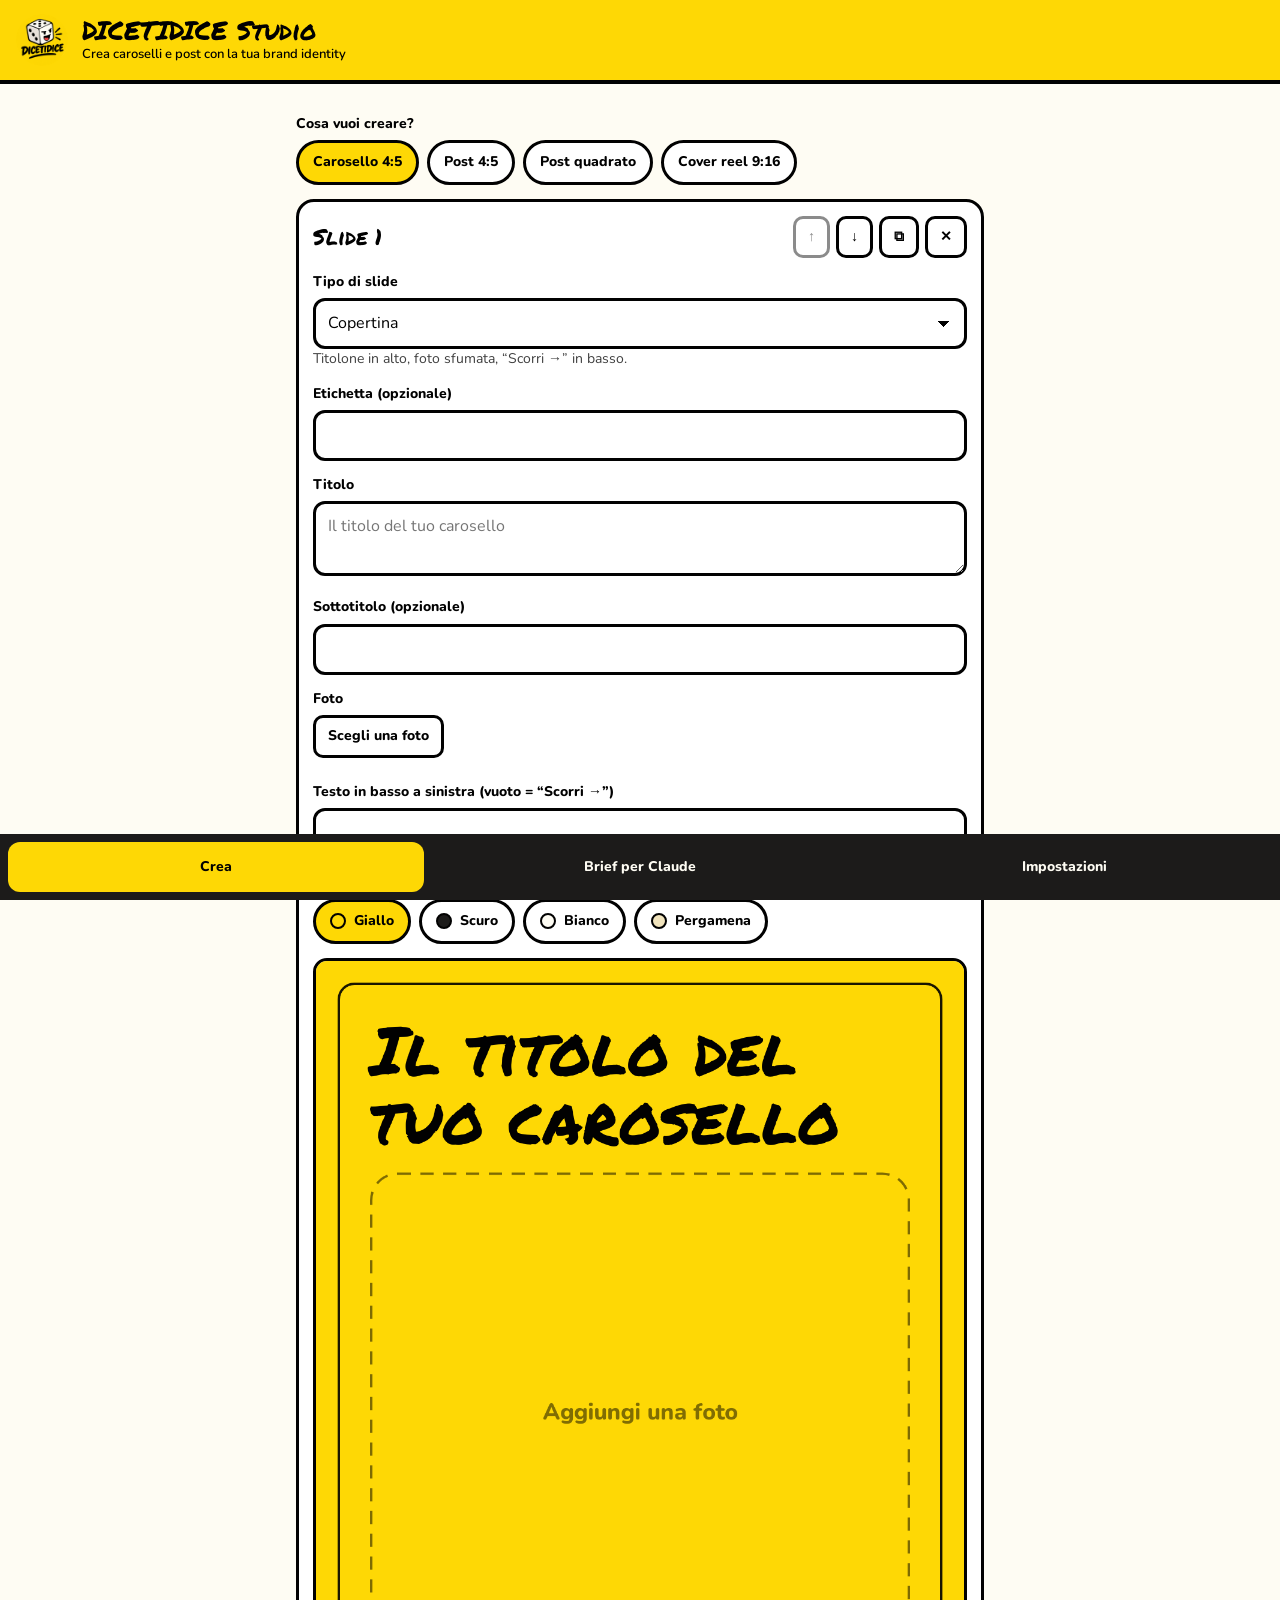
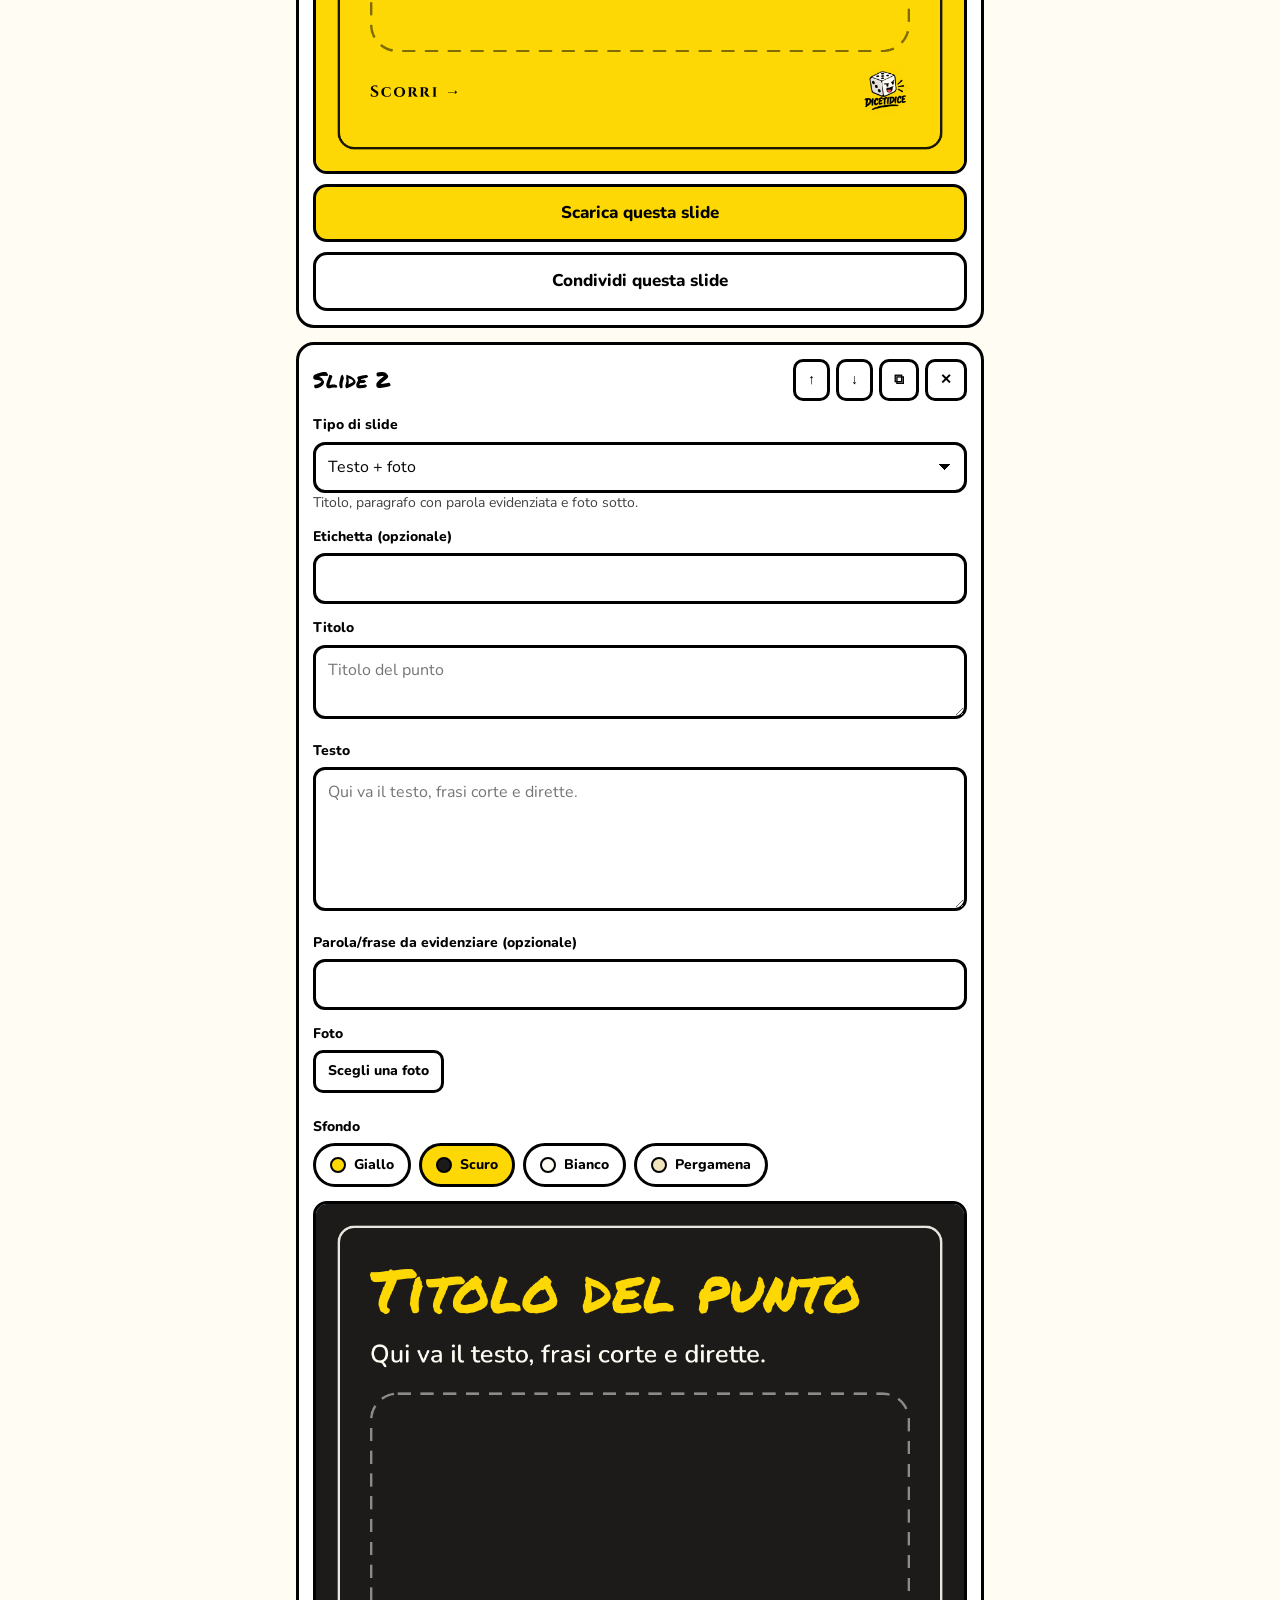
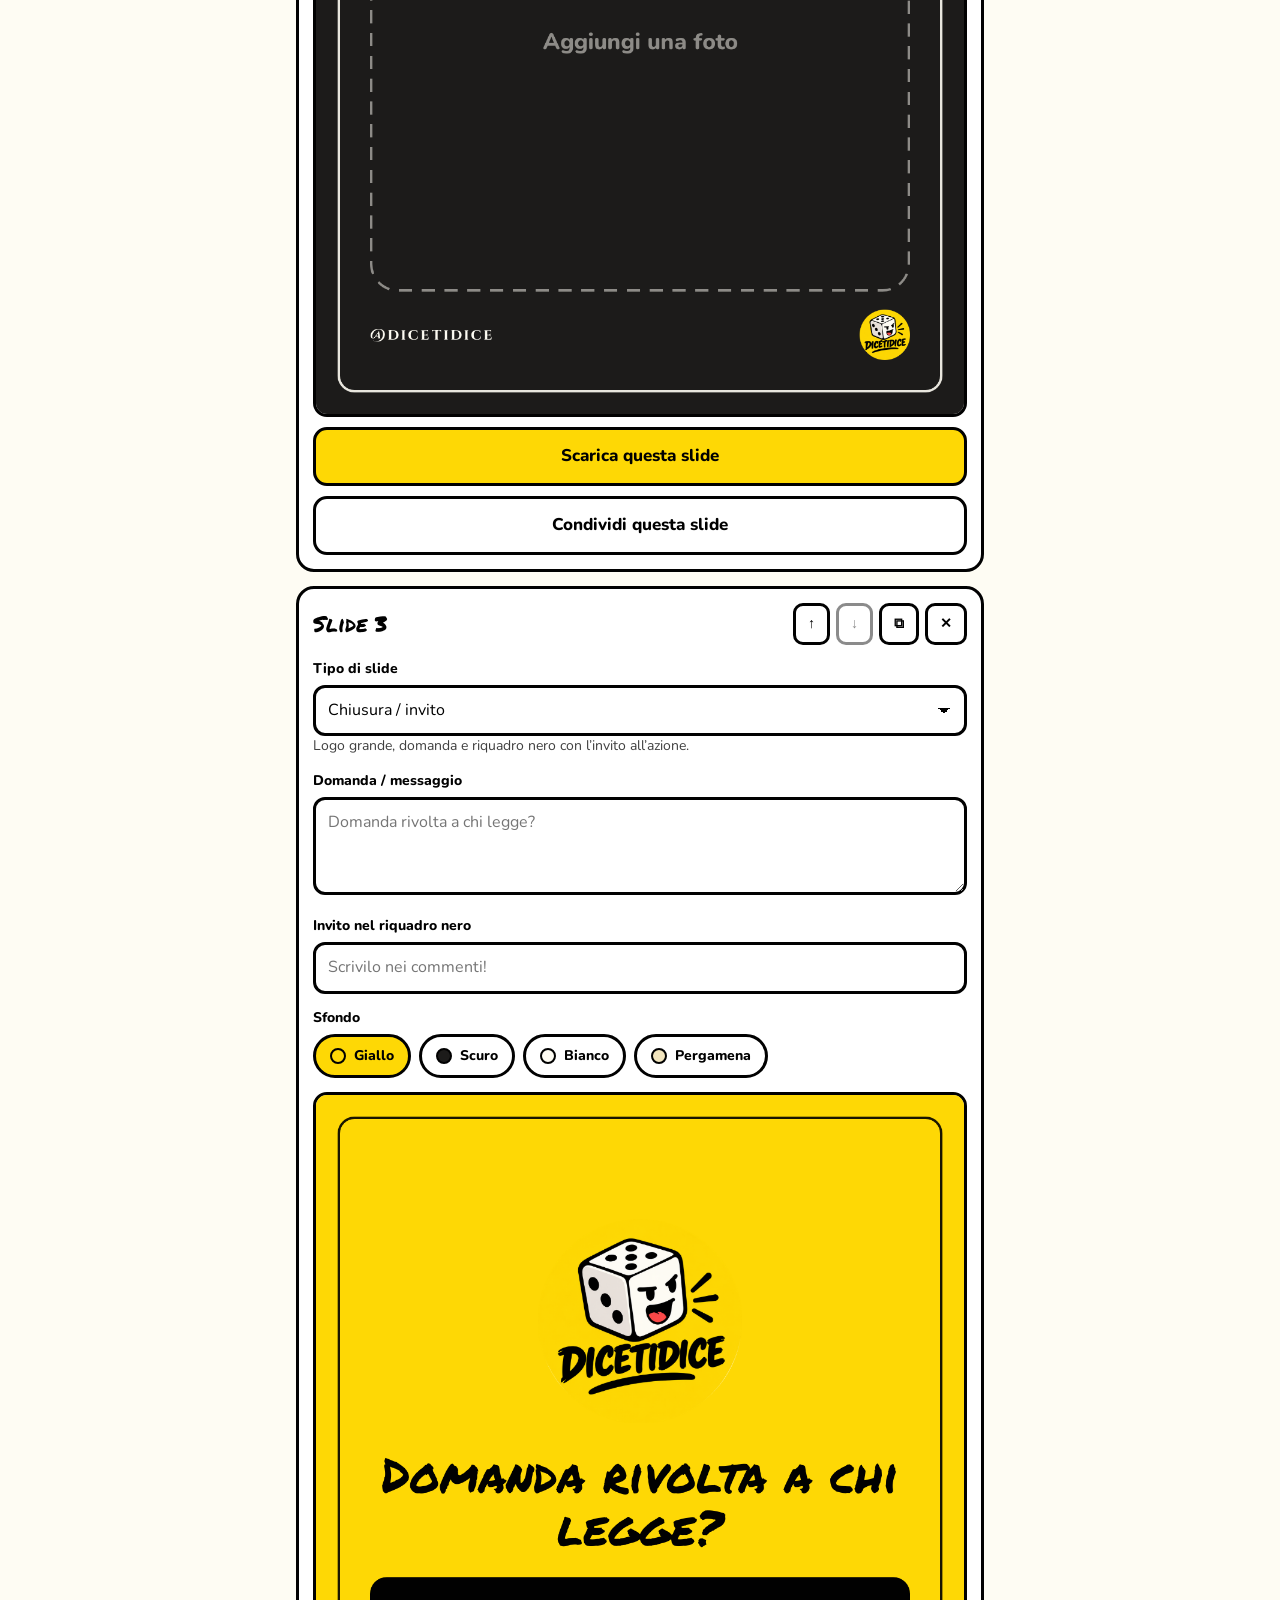
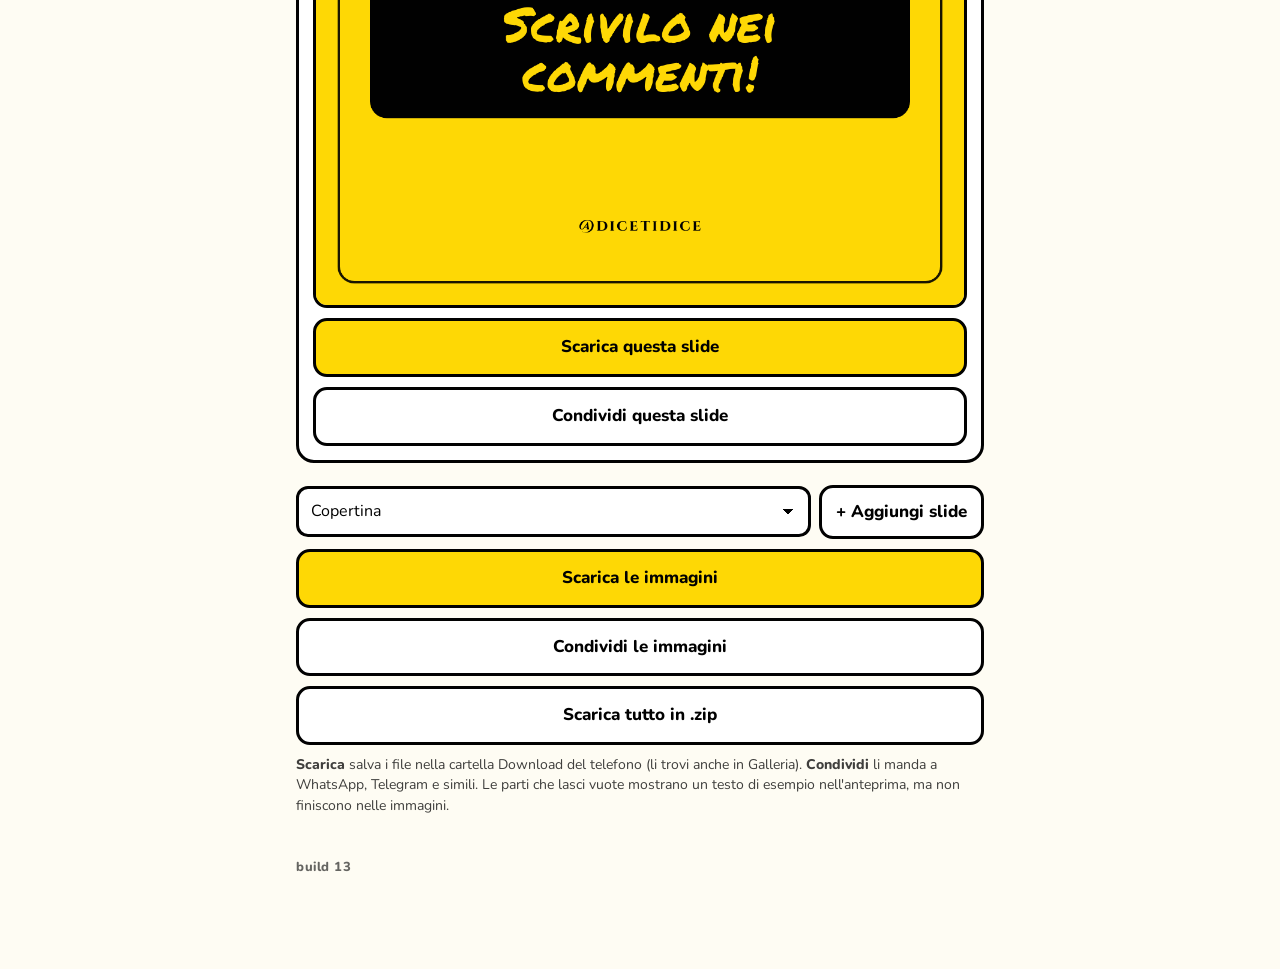
<file: index.html>
<!doctype html>
<html lang="it">
<head>
<meta charset="utf-8">
<meta name="viewport" content="width=device-width, initial-scale=1, viewport-fit=cover">
<title>DICETIDICE Studio</title>
<meta name="description" content="Crea caroselli, post e cover con la brand identity di DICETIDICE.">
<meta name="theme-color" content="#FED805">
<link rel="manifest" href="manifest.webmanifest">
<link rel="icon" href="icons/icon-192.png">
<link rel="apple-touch-icon" href="icons/apple-touch-icon.png">
<meta name="mobile-web-app-capable" content="yes">
<meta name="apple-mobile-web-app-capable" content="yes">
<meta name="apple-mobile-web-app-title" content="Dice Studio">
<meta name="apple-mobile-web-app-status-bar-style" content="default">
<link rel="stylesheet" href="assets/brand.css">
<link rel="stylesheet" href="app/app.css">
</head>
<body>

<header class="top">
  <img src="assets/logo-dicetidice.png" alt="" width="52" height="52">
  <div>
    <h1>DICETIDICE Studio</h1>
    <p id="sottotitolo">Crea caroselli e post con la tua brand identity</p>
  </div>
</header>

<main>
  <!-- CREA -->
  <section id="tab-crea" class="tab attiva">
    <div class="riga">
      <label class="etichetta" for="formato">Cosa vuoi creare?</label>
      <div id="formati" class="chips" role="radiogroup" aria-label="Formato"></div>
    </div>

    <div id="slides"></div>

    <div class="azioni-fondo">
      <div class="aggiungi">
        <select id="nuovo-layout" aria-label="Tipo di nuova slide"></select>
        <button id="aggiungi" class="btn sec" type="button">+ Aggiungi slide</button>
      </div>
      <button id="scarica-tutte" class="btn" type="button">Scarica le immagini</button>
      <button id="condividi-tutte" class="btn sec" type="button">Condividi le immagini</button>
      <button id="salva-zip" class="btn sec" type="button">Scarica tutto in .zip</button>
      <p class="nota"><b>Scarica</b> salva i file nella cartella Download del telefono (li trovi anche in Galleria). <b>Condividi</b> li manda a WhatsApp, Telegram e simili. Le parti che lasci vuote mostrano un testo di esempio nell'anteprima, ma non finiscono nelle immagini.</p>
    </div>
  </section>

  <!-- BRIEF PER CLAUDE -->
  <section id="tab-brief" class="tab">
    <h2>Brief per Claude</h2>
    <p class="lead">Quello che hai scritto nella scheda “Crea”, già in ordine, pronto da incollare in Claude Code. Claude lavora con la brand identity del repo, e se vuoi arricchisce anche questa app.</p>

    <div class="card">
      <h3>Note per slide (opzionali)</h3>
      <div id="note-slide"></div>
    </div>

    <div class="card">
      <label class="check"><input type="checkbox" id="aggiungi-template"> <span>Aggiungi le novità come <b>nuovo template</b> nell'app</span></label>
      <div id="dati-template" hidden>
        <label class="etichetta" for="nome-template">Nome del nuovo template</label>
        <input id="nome-template" type="text" placeholder="Es. Classifica, Prima/Dopo, Foto a tutto schermo">
        <label class="etichetta" for="descr-template">Come deve essere? (cosa cambia rispetto ai template esistenti)</label>
        <textarea id="descr-template" rows="4" placeholder="Es. La foto occupa tutta la slide e il titolo sta sopra, su una fascia gialla."></textarea>
      </div>
    </div>

    <div class="card">
      <h3>Il messaggio per Claude</h3>
      <textarea id="testo-brief" rows="14" readonly></textarea>
      <div class="azioni">
        <button id="copia-brief" class="btn" type="button">Copia il brief</button>
        <button id="condividi-brief" class="btn sec" type="button">Condividi il brief</button>
        <button id="condividi-foto" class="btn sec" type="button">Condividi le foto numerate</button>
      </div>
      <p class="nota">Incolla il brief nella chat di Claude Code e allega le foto nello stesso ordine: “Condividi le foto numerate” le rinomina immagine-1, immagine-2… e le manda direttamente a Claude.</p>
    </div>
  </section>

  <!-- IMPOSTAZIONI -->
  <section id="tab-info" class="tab">
    <h2>Impostazioni</h2>
    <div class="card">
      <label class="etichetta" for="handle">Il tuo handle (compare nel piè di pagina)</label>
      <input id="handle" type="text" placeholder="@dicetidice">
    </div>
    <div class="card">
      <h3>Installa l'app sul telefono</h3>
      <p><b>iPhone:</b> apri la pagina in Safari, tocca Condividi, poi “Aggiungi a Home”.<br>
      <b>Android:</b> apri la pagina in Chrome, menu ⋮, poi “Installa app”.</p>
      <p class="nota">Dopo la prima apertura funziona anche senza connessione e si aggiorna da sola quando ci sono novità.</p>
    </div>
    <div class="card">
      <h3>Template disponibili</h3>
      <ul id="elenco-template"></ul>
    </div>
    <div class="card">
      <h3>Dati</h3>
      <p class="nota">Testi e foto restano solo su questo telefono.</p>
      <button id="azzera" class="btn sec" type="button">Cancella tutto e ricomincia</button>
      <p class="nota" id="versione"></p>
    </div>
  </section>
</main>

<footer class="build">
  <span id="build-num"></span>
  <button id="aggiorna" type="button" hidden>Nuova versione: tocca per aggiornare</button>
</footer>

<nav class="tabs" aria-label="Sezioni">
  <button type="button" data-tab="crea" class="attiva">Crea</button>
  <button type="button" data-tab="brief">Brief per Claude</button>
  <button type="button" data-tab="info">Impostazioni</button>
</nav>

<div id="toast" role="status" aria-live="polite"></div>

<script type="module" src="app/app.js"></script>
</body>
</html>
</file>
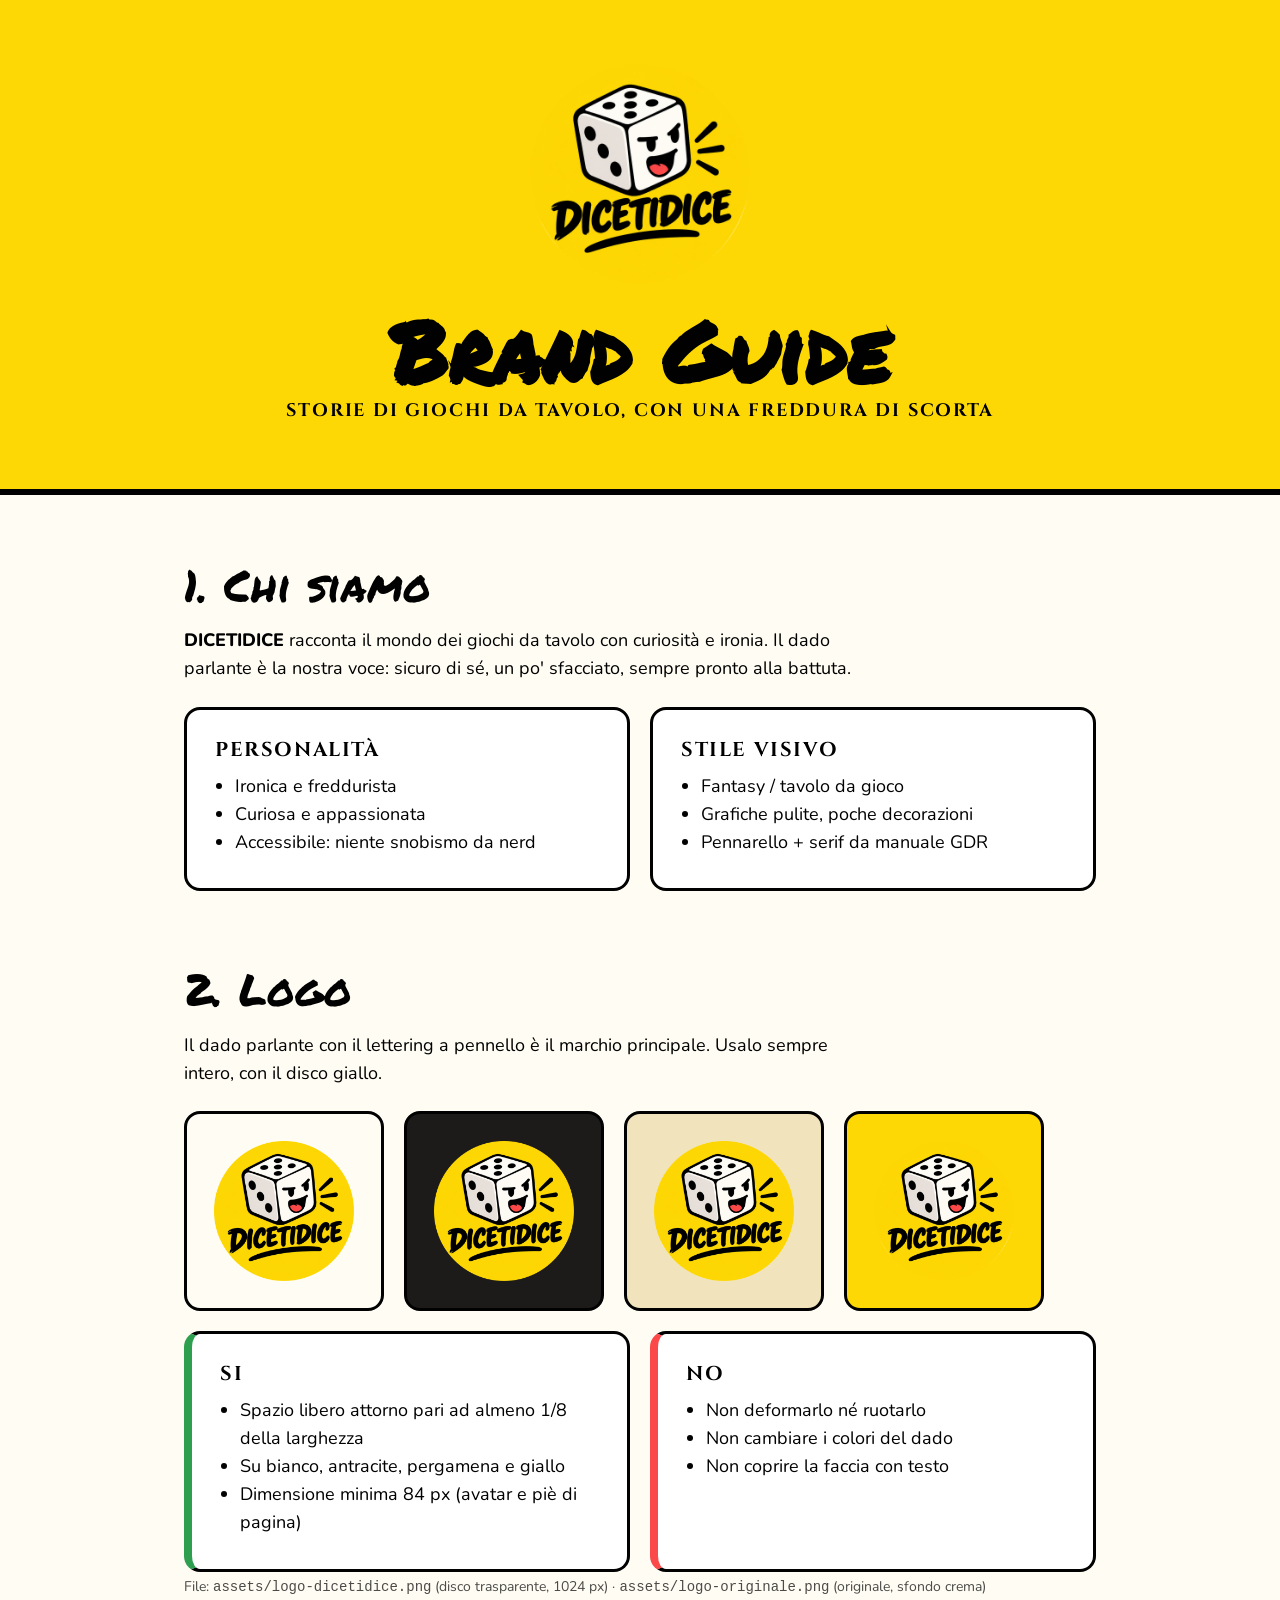
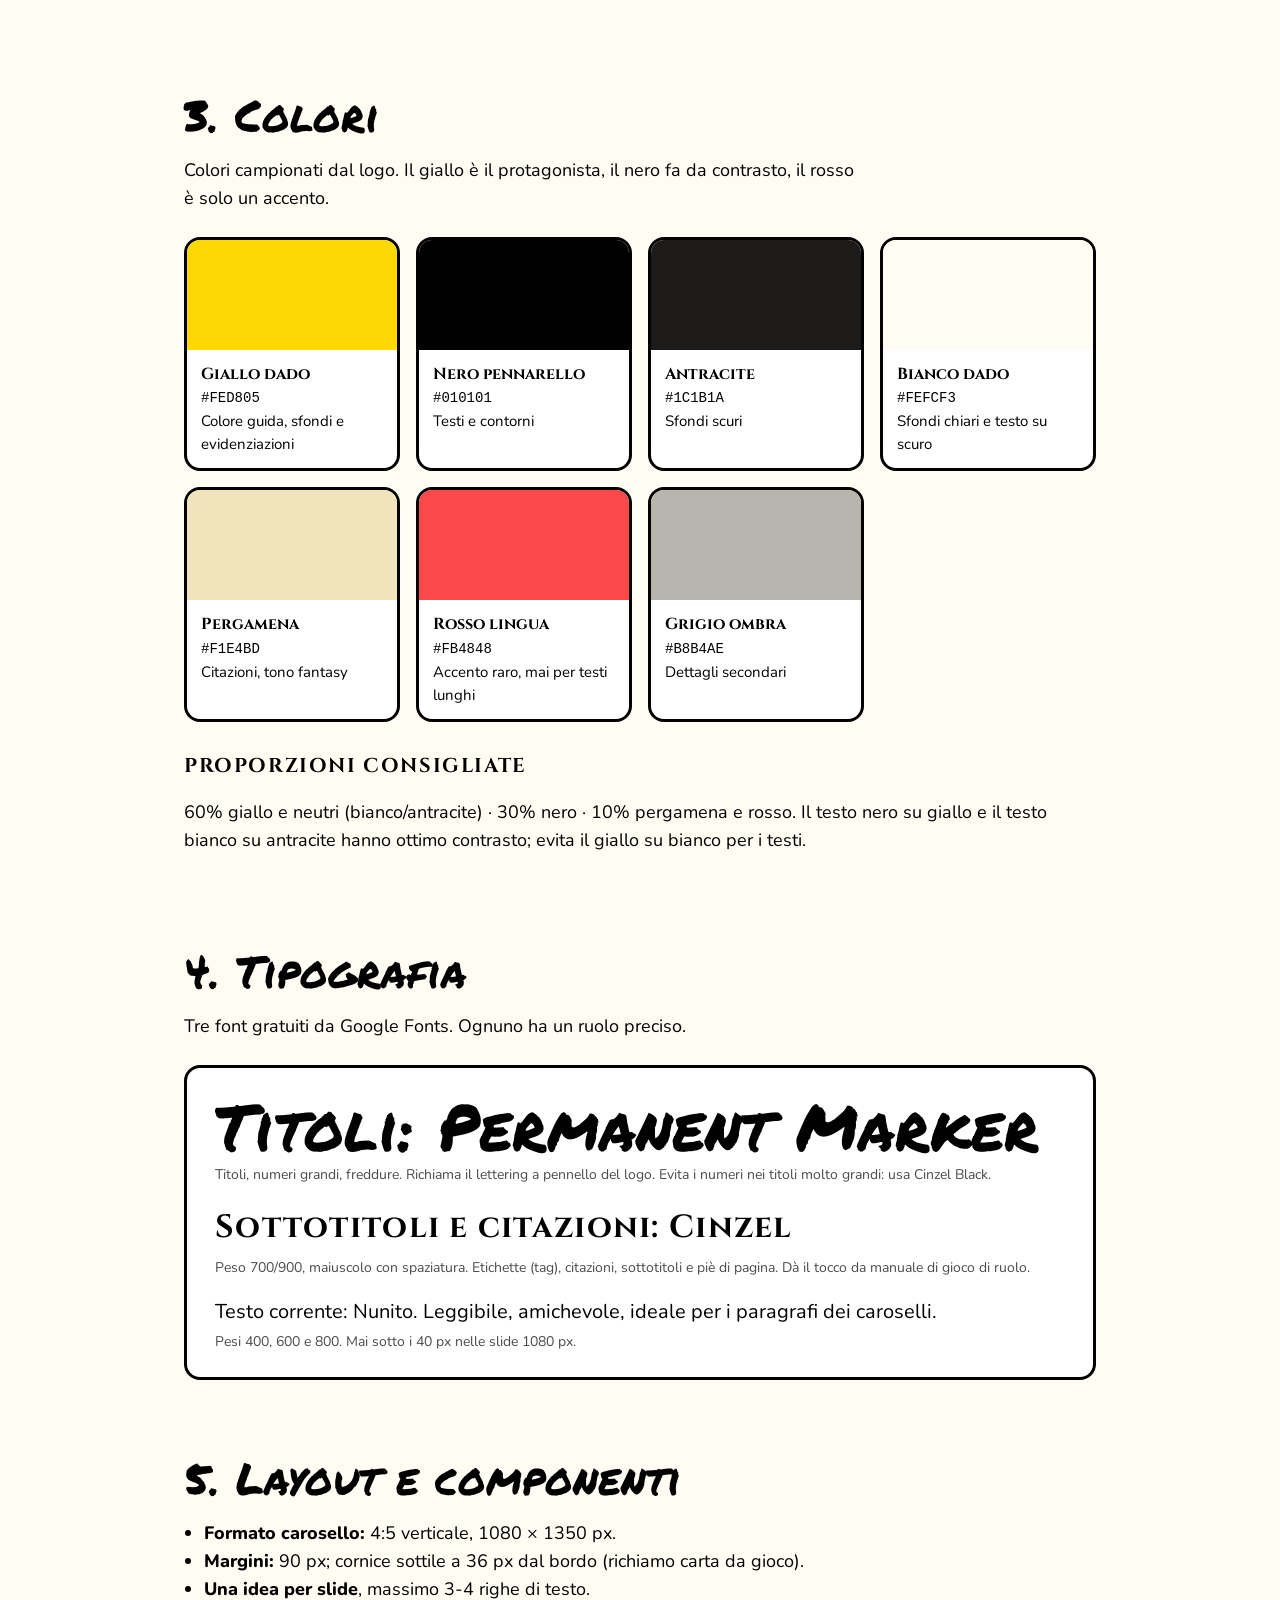
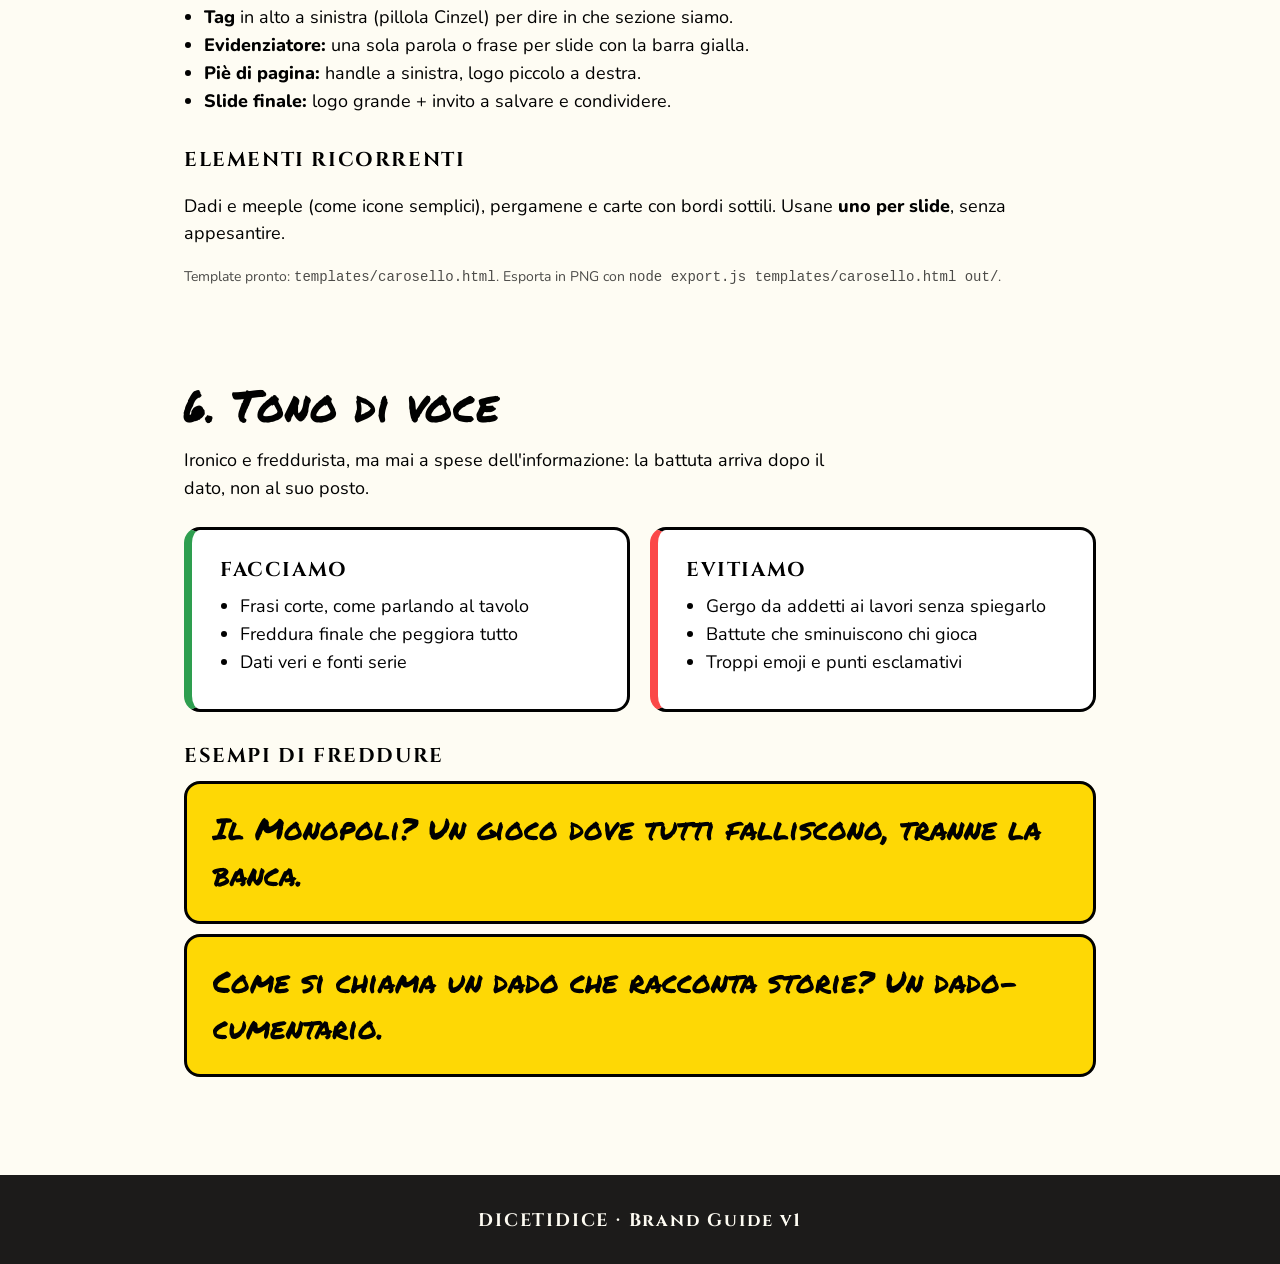
<file: brand-guide.html>
<!doctype html>
<html lang="it">
<head>
<meta charset="utf-8">
<meta name="viewport" content="width=device-width, initial-scale=1">
<title>DICETIDICE — Brand Guide</title>
<link rel="stylesheet" href="assets/brand.css">
<style>
  * { box-sizing: border-box; }
  body { margin: 0; background: var(--bianco); color: var(--nero); font-family: var(--font-testo); font-size: 18px; line-height: 1.55; }
  header { background: var(--giallo); padding: 64px 24px; text-align: center; border-bottom: 6px solid var(--nero); }
  header img { width: 220px; height: 220px; }
  header h1 { font-family: var(--font-titoli); font-size: clamp(40px, 8vw, 84px); margin: 16px 0 4px; line-height: 1; }
  header p { font-family: var(--font-fantasy); font-weight: 700; letter-spacing: .1em; margin: 0; text-transform: uppercase; }
  main { max-width: 960px; margin: 0 auto; padding: 0 24px 80px; }
  section { padding: 56px 0 8px; }
  h2 { font-family: var(--font-titoli); font-size: 44px; margin: 0 0 8px; font-weight: 400; }
  h3 { font-family: var(--font-fantasy); font-size: 20px; letter-spacing: .08em; text-transform: uppercase; margin: 28px 0 8px; }
  .lead { max-width: 62ch; margin: 0 0 24px; }
  .swatches { display: grid; grid-template-columns: repeat(auto-fit, minmax(170px, 1fr)); gap: 16px; }
  .sw { border: 3px solid var(--nero); border-radius: 16px; overflow: hidden; background: #fff; }
  .sw div { height: 110px; }
  .sw p { margin: 0; padding: 12px 14px; font-size: 15px; }
  .sw b { display: block; font-family: var(--font-fantasy); font-size: 16px; }
  .sw code { font-size: 14px; }
  .box { border: 3px solid var(--nero); border-radius: 16px; padding: 24px 28px; background: #fff; }
  .specimen-t { font-family: var(--font-titoli); font-size: 64px; line-height: 1.05; margin: 0; }
  .specimen-f { font-family: var(--font-fantasy); font-weight: 700; font-size: 32px; letter-spacing: .04em; margin: 0; }
  .specimen-b { font-size: 20px; margin: 0; }
  .meta { font-size: 14px; opacity: .7; margin: 4px 0 18px; }
  .cols { display: grid; grid-template-columns: repeat(auto-fit, minmax(280px, 1fr)); gap: 20px; }
  .si { border-left: 8px solid #2e9e4f; } .no { border-left: 8px solid var(--rosso); }
  ul { padding-left: 20px; margin: 8px 0; }
  .logo-row { display: flex; flex-wrap: wrap; gap: 20px; align-items: center; }
  .logo-row .tile { width: 200px; height: 200px; display: grid; place-items: center; border: 3px solid var(--nero); border-radius: 16px; }
  .logo-row img { width: 140px; height: 140px; }
  .frase { background: var(--giallo); border: 3px solid var(--nero); border-radius: 16px; padding: 22px 26px; font-family: var(--font-titoli); font-size: 30px; margin: 10px 0; }
  footer { text-align: center; padding: 32px; background: var(--antracite); color: var(--bianco); font-family: var(--font-fantasy); letter-spacing: .1em; }
</style>
</head>
<body>

<header>
  <img src="assets/logo-dicetidice.png" alt="Logo DICETIDICE">
  <h1>Brand Guide</h1>
  <p>Storie di giochi da tavolo, con una freddura di scorta</p>
</header>

<main>

<section>
  <h2>1. Chi siamo</h2>
  <p class="lead"><b>DICETIDICE</b> racconta il mondo dei giochi da tavolo con curiosità e ironia. Il dado parlante è la nostra voce: sicuro di sé, un po' sfacciato, sempre pronto alla battuta.</p>
  <div class="cols">
    <div class="box"><h3 style="margin-top:0">Personalità</h3><ul><li>Ironica e freddurista</li><li>Curiosa e appassionata</li><li>Accessibile: niente snobismo da nerd</li></ul></div>
    <div class="box"><h3 style="margin-top:0">Stile visivo</h3><ul><li>Fantasy / tavolo da gioco</li><li>Grafiche pulite, poche decorazioni</li><li>Pennarello + serif da manuale GDR</li></ul></div>
  </div>
</section>

<section>
  <h2>2. Logo</h2>
  <p class="lead">Il dado parlante con il lettering a pennello è il marchio principale. Usalo sempre intero, con il disco giallo.</p>
  <div class="logo-row">
    <div class="tile" style="background:var(--bianco)"><img src="assets/logo-dicetidice.png" alt=""></div>
    <div class="tile" style="background:var(--antracite)"><img src="assets/logo-dicetidice.png" alt=""></div>
    <div class="tile" style="background:var(--pergamena)"><img src="assets/logo-dicetidice.png" alt=""></div>
    <div class="tile" style="background:var(--giallo)"><img src="assets/logo-dicetidice.png" alt=""></div>
  </div>
  <div class="cols" style="margin-top:20px">
    <div class="box si"><h3 style="margin-top:0">Si</h3><ul><li>Spazio libero attorno pari ad almeno 1/8 della larghezza</li><li>Su bianco, antracite, pergamena e giallo</li><li>Dimensione minima 84 px (avatar e piè di pagina)</li></ul></div>
    <div class="box no"><h3 style="margin-top:0">No</h3><ul><li>Non deformarlo né ruotarlo</li><li>Non cambiare i colori del dado</li><li>Non coprire la faccia con testo</li></ul></div>
  </div>
  <p class="meta">File: <code>assets/logo-dicetidice.png</code> (disco trasparente, 1024 px) · <code>assets/logo-originale.png</code> (originale, sfondo crema)</p>
</section>

<section>
  <h2>3. Colori</h2>
  <p class="lead">Colori campionati dal logo. Il giallo è il protagonista, il nero fa da contrasto, il rosso è solo un accento.</p>
  <div class="swatches">
    <div class="sw"><div style="background:#FED805"></div><p><b>Giallo dado</b><code>#FED805</code><br>Colore guida, sfondi e evidenziazioni</p></div>
    <div class="sw"><div style="background:#010101"></div><p><b>Nero pennarello</b><code>#010101</code><br>Testi e contorni</p></div>
    <div class="sw"><div style="background:#1C1B1A"></div><p><b>Antracite</b><code>#1C1B1A</code><br>Sfondi scuri</p></div>
    <div class="sw"><div style="background:#FEFCF3"></div><p><b>Bianco dado</b><code>#FEFCF3</code><br>Sfondi chiari e testo su scuro</p></div>
    <div class="sw"><div style="background:#F1E4BD"></div><p><b>Pergamena</b><code>#F1E4BD</code><br>Citazioni, tono fantasy</p></div>
    <div class="sw"><div style="background:#FB4848"></div><p><b>Rosso lingua</b><code>#FB4848</code><br>Accento raro, mai per testi lunghi</p></div>
    <div class="sw"><div style="background:#B8B4AE"></div><p><b>Grigio ombra</b><code>#B8B4AE</code><br>Dettagli secondari</p></div>
  </div>
  <h3>Proporzioni consigliate</h3>
  <p>60% giallo e neutri (bianco/antracite) · 30% nero · 10% pergamena e rosso. Il testo nero su giallo e il testo bianco su antracite hanno ottimo contrasto; evita il giallo su bianco per i testi.</p>
</section>

<section>
  <h2>4. Tipografia</h2>
  <p class="lead">Tre font gratuiti da Google Fonts. Ognuno ha un ruolo preciso.</p>
  <div class="box"><p class="specimen-t">Titoli: Permanent Marker</p><p class="meta">Titoli, numeri grandi, freddure. Richiama il lettering a pennello del logo. Evita i numeri nei titoli molto grandi: usa Cinzel Black.</p>
  <p class="specimen-f">Sottotitoli e citazioni: Cinzel</p><p class="meta">Peso 700/900, maiuscolo con spaziatura. Etichette (tag), citazioni, sottotitoli e piè di pagina. Dà il tocco da manuale di gioco di ruolo.</p>
  <p class="specimen-b">Testo corrente: Nunito. Leggibile, amichevole, ideale per i paragrafi dei caroselli.</p><p class="meta" style="margin-bottom:0">Pesi 400, 600 e 800. Mai sotto i 40 px nelle slide 1080 px.</p></div>
</section>

<section>
  <h2>5. Layout e componenti</h2>
  <ul>
    <li><b>Formato carosello:</b> 4:5 verticale, 1080 × 1350 px.</li>
    <li><b>Margini:</b> 90 px; cornice sottile a 36 px dal bordo (richiamo carta da gioco).</li>
    <li><b>Una idea per slide</b>, massimo 3-4 righe di testo.</li>
    <li><b>Tag</b> in alto a sinistra (pillola Cinzel) per dire in che sezione siamo.</li>
    <li><b>Evidenziatore:</b> una sola parola o frase per slide con la barra gialla.</li>
    <li><b>Piè di pagina:</b> handle a sinistra, logo piccolo a destra.</li>
    <li><b>Slide finale:</b> logo grande + invito a salvare e condividere.</li>
  </ul>
  <h3>Elementi ricorrenti</h3>
  <p>Dadi e meeple (come icone semplici), pergamene e carte con bordi sottili. Usane <b>uno per slide</b>, senza appesantire.</p>
  <p class="meta">Template pronto: <code>templates/carosello.html</code>. Esporta in PNG con <code>node export.js templates/carosello.html out/</code>.</p>
</section>

<section>
  <h2>6. Tono di voce</h2>
  <p class="lead">Ironico e freddurista, ma mai a spese dell'informazione: la battuta arriva dopo il dato, non al suo posto.</p>
  <div class="cols">
    <div class="box si"><h3 style="margin-top:0">Facciamo</h3><ul><li>Frasi corte, come parlando al tavolo</li><li>Freddura finale che peggiora tutto</li><li>Dati veri e fonti serie</li></ul></div>
    <div class="box no"><h3 style="margin-top:0">Evitiamo</h3><ul><li>Gergo da addetti ai lavori senza spiegarlo</li><li>Battute che sminuiscono chi gioca</li><li>Troppi emoji e punti esclamativi</li></ul></div>
  </div>
  <h3>Esempi di freddure</h3>
  <div class="frase">Il Monopoli? Un gioco dove tutti falliscono, tranne la banca.</div>
  <div class="frase">Come si chiama un dado che racconta storie? Un dado-cumentario.</div>
</section>

</main>
<footer>DICETIDICE · Brand Guide v1</footer>
</body>
</html>
</file>
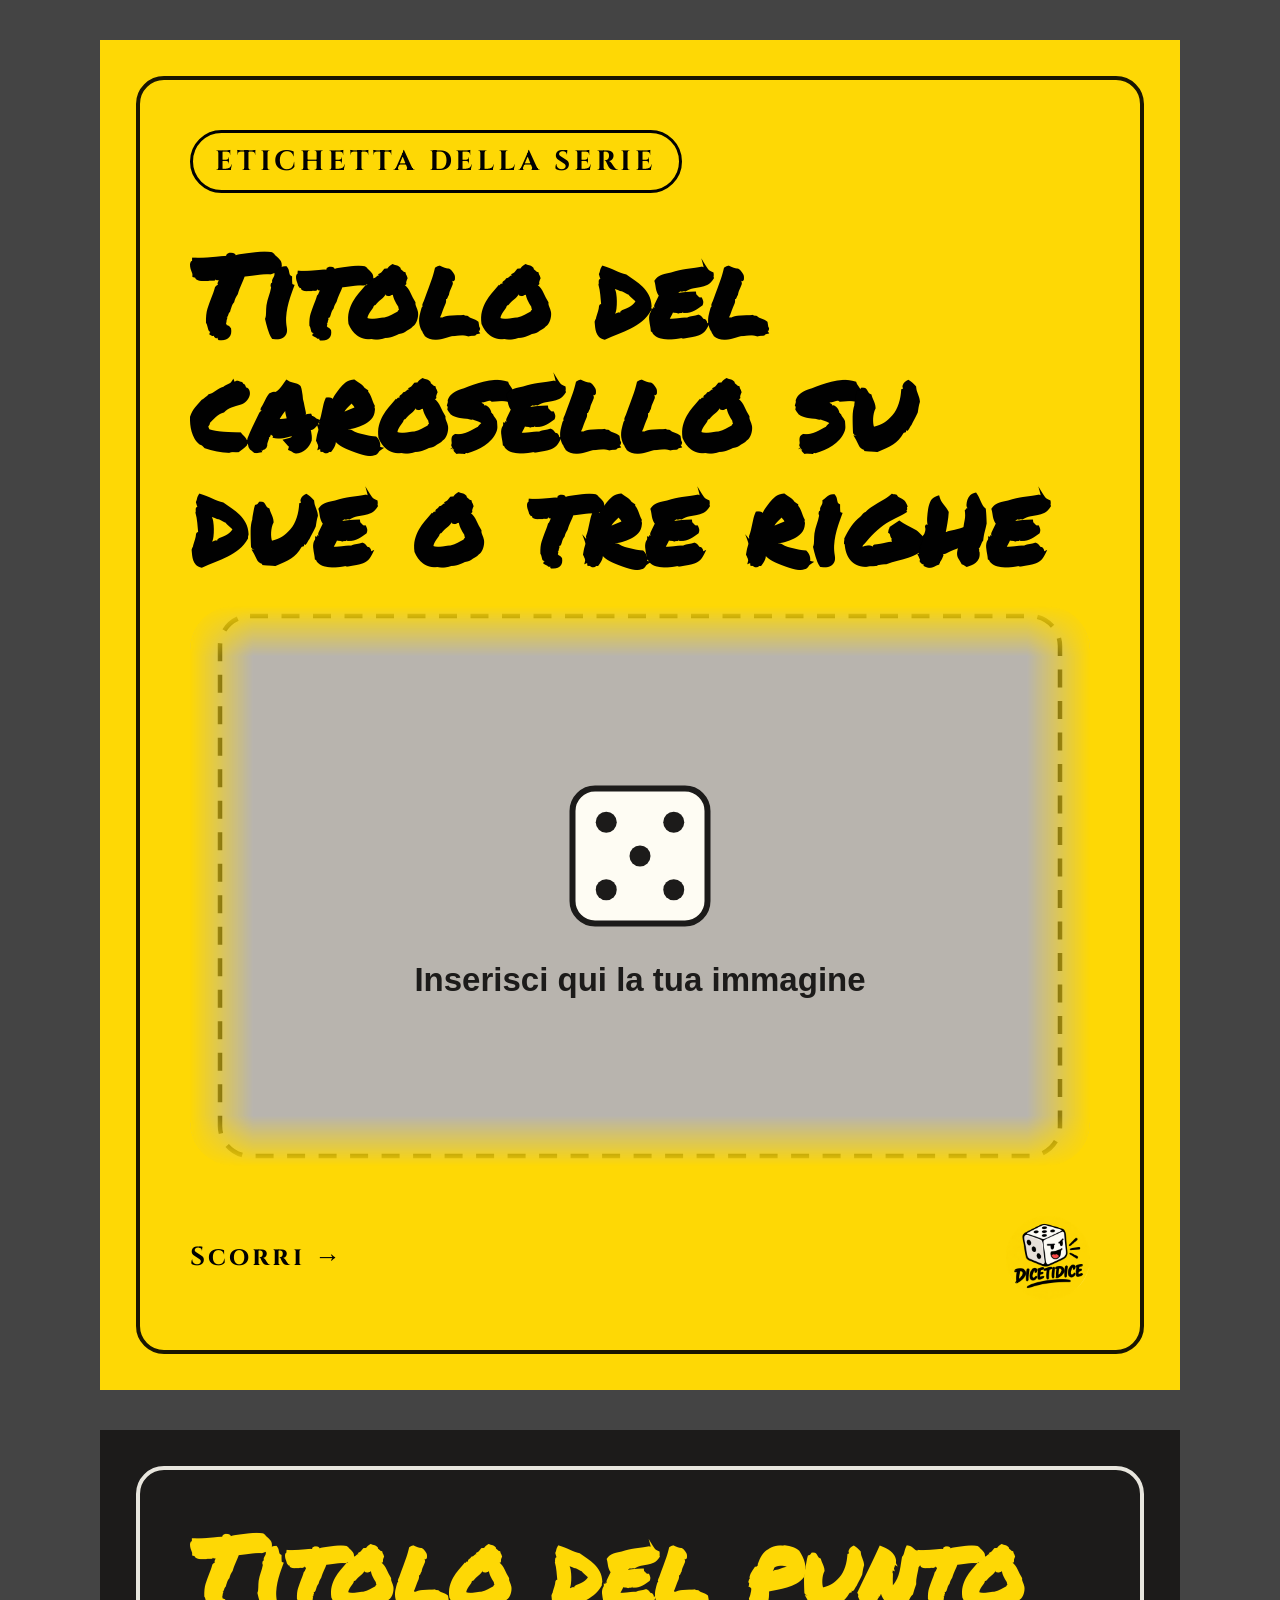
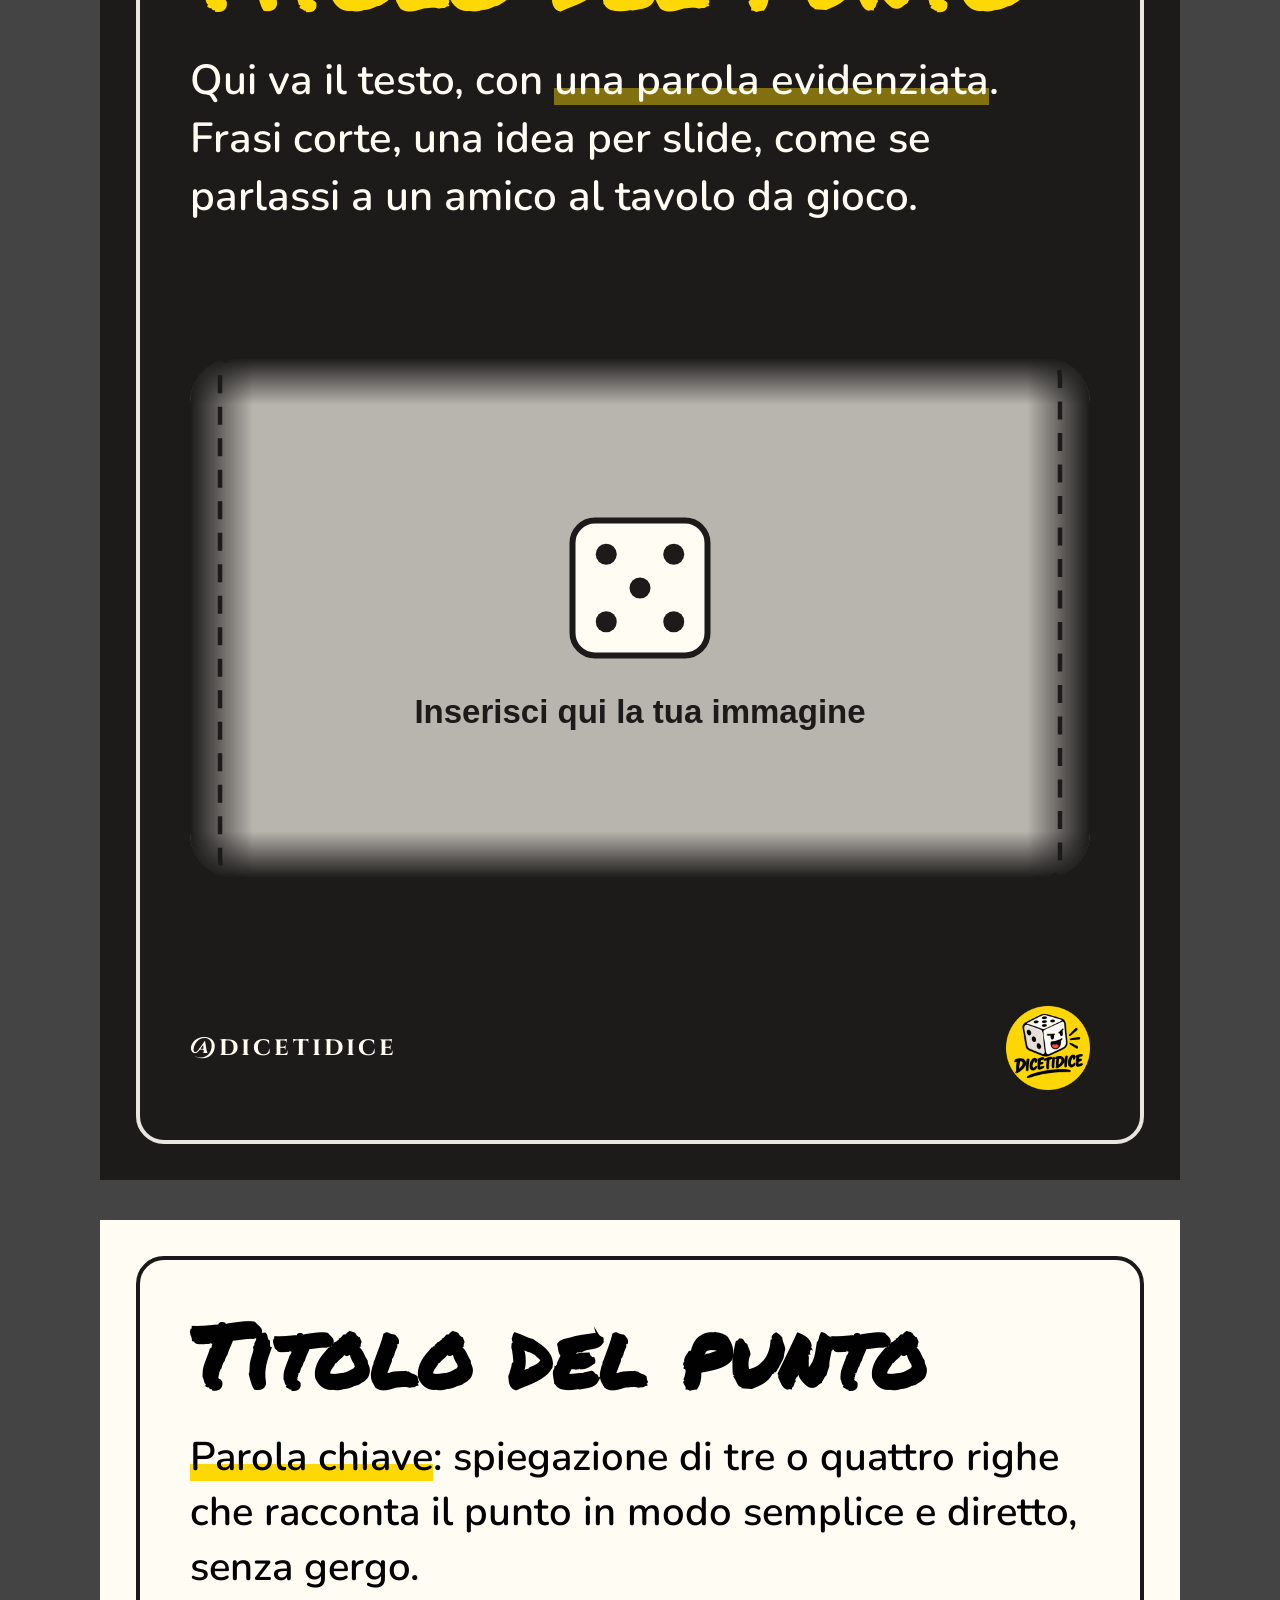
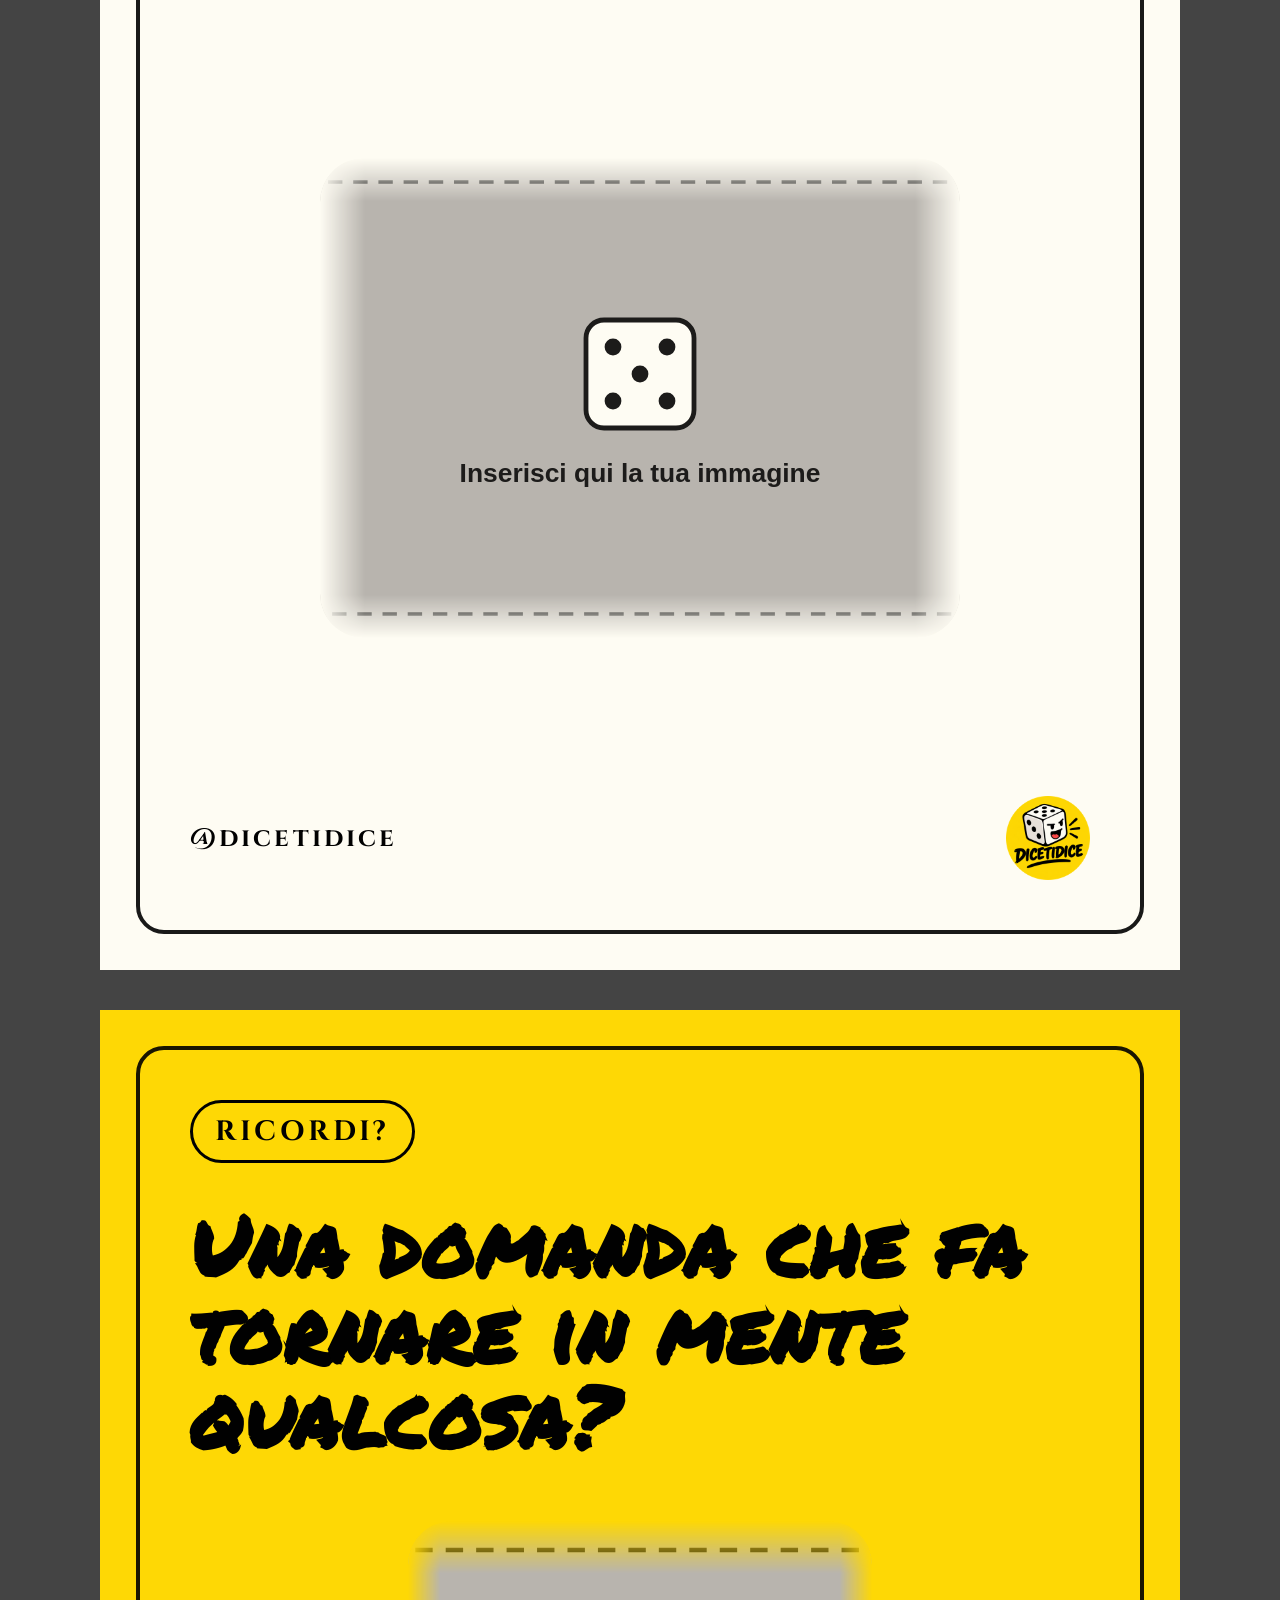
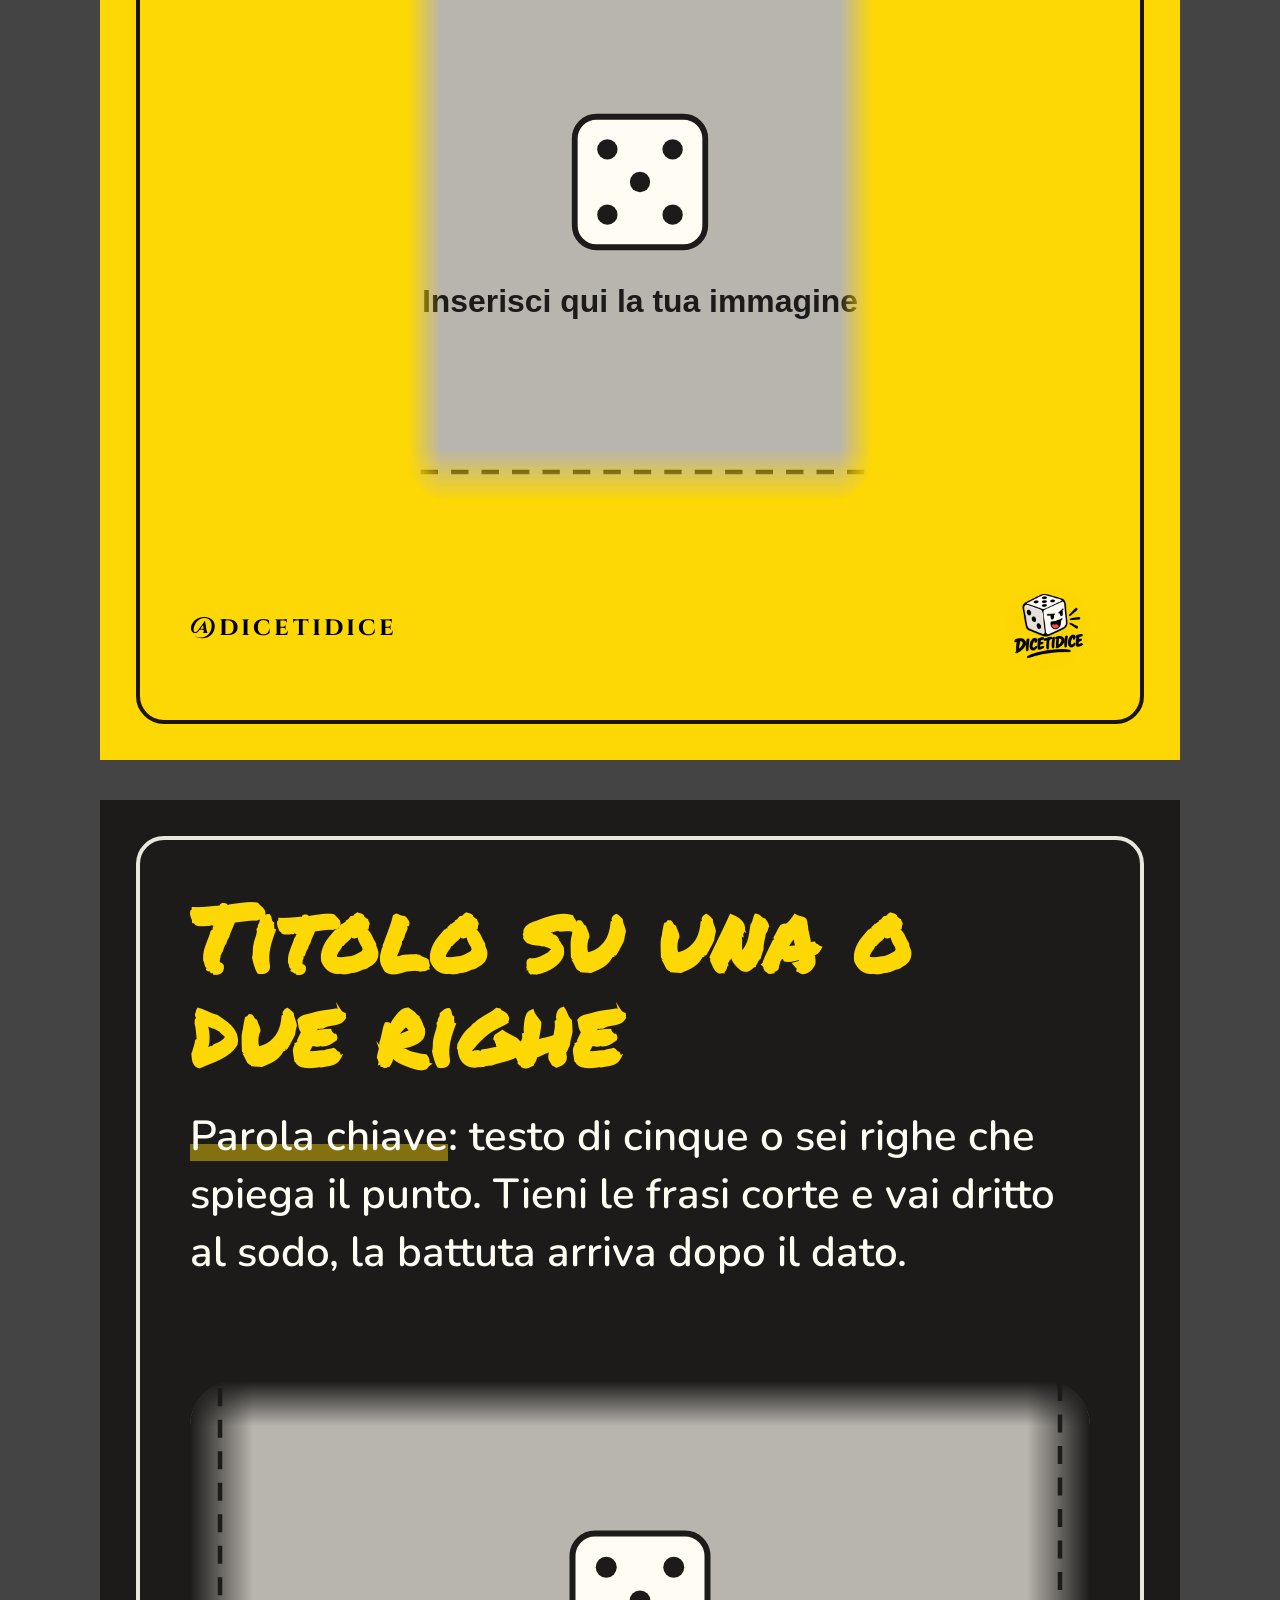
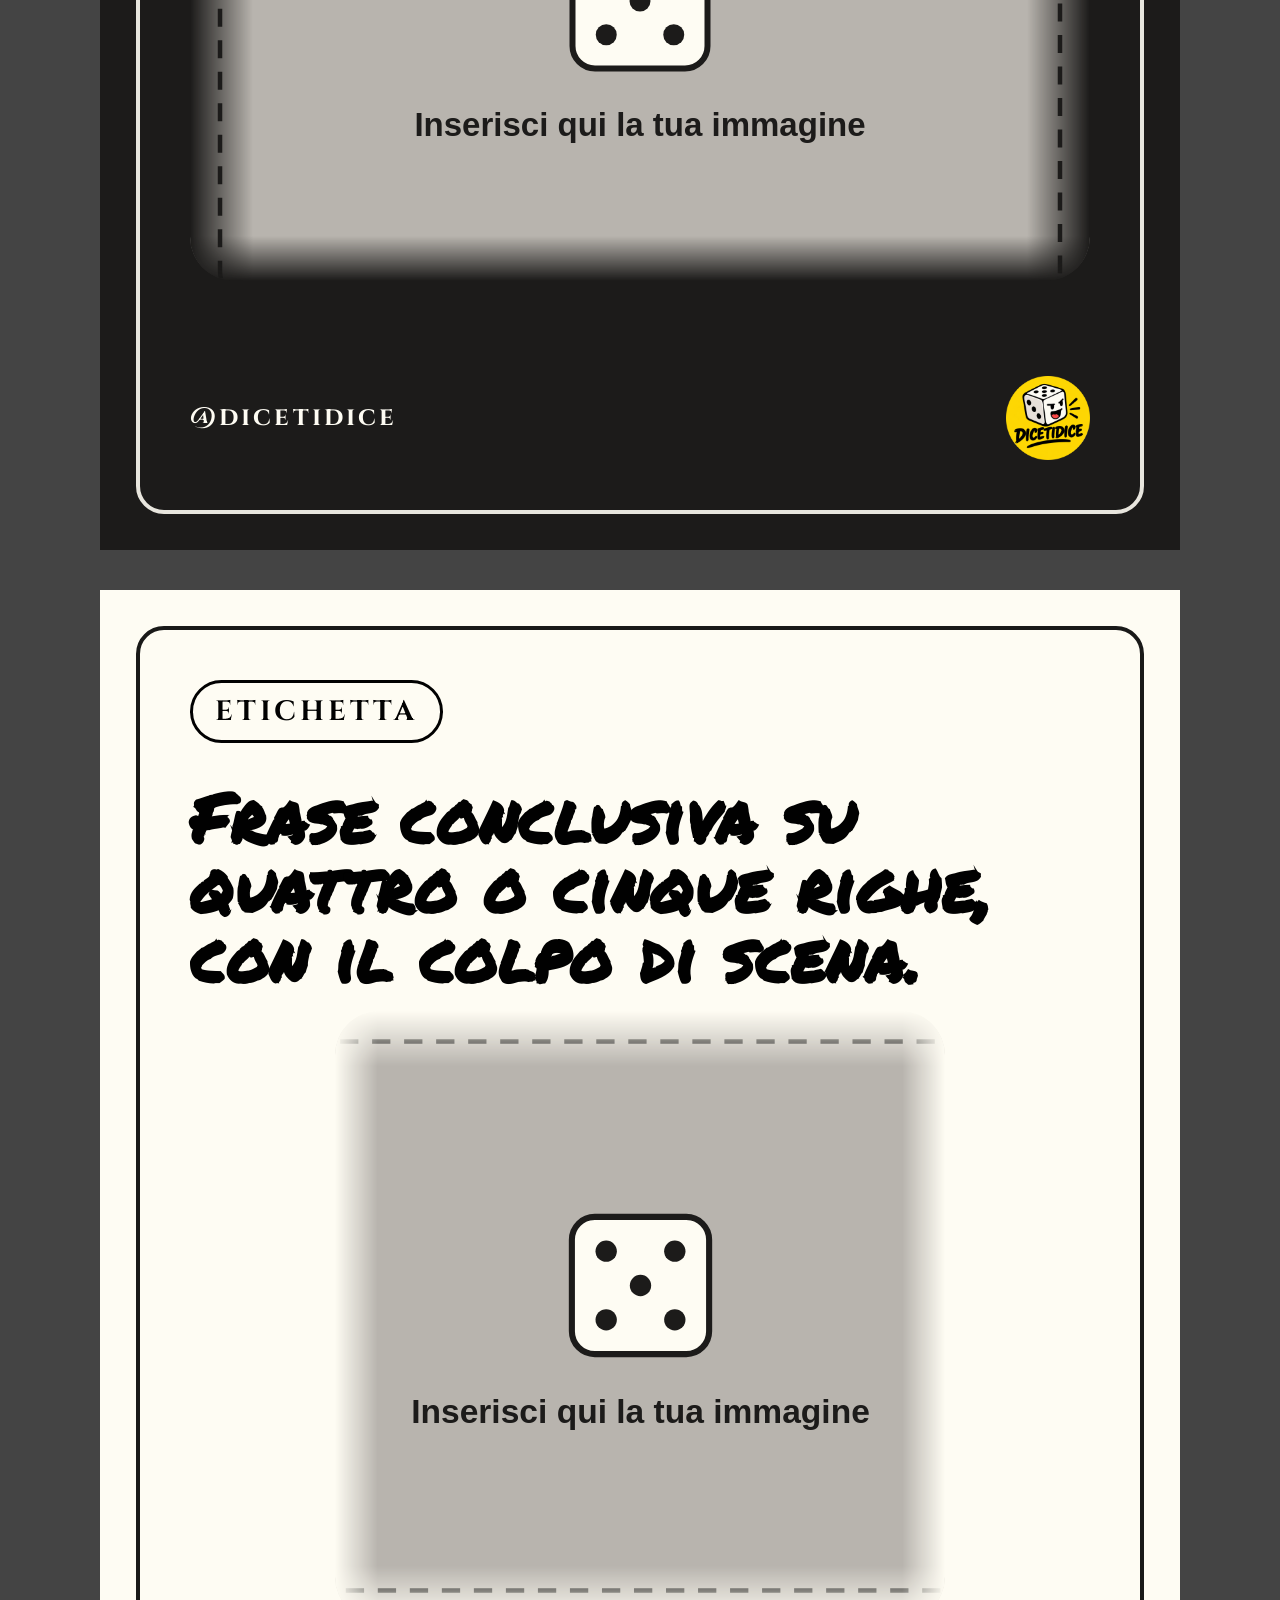
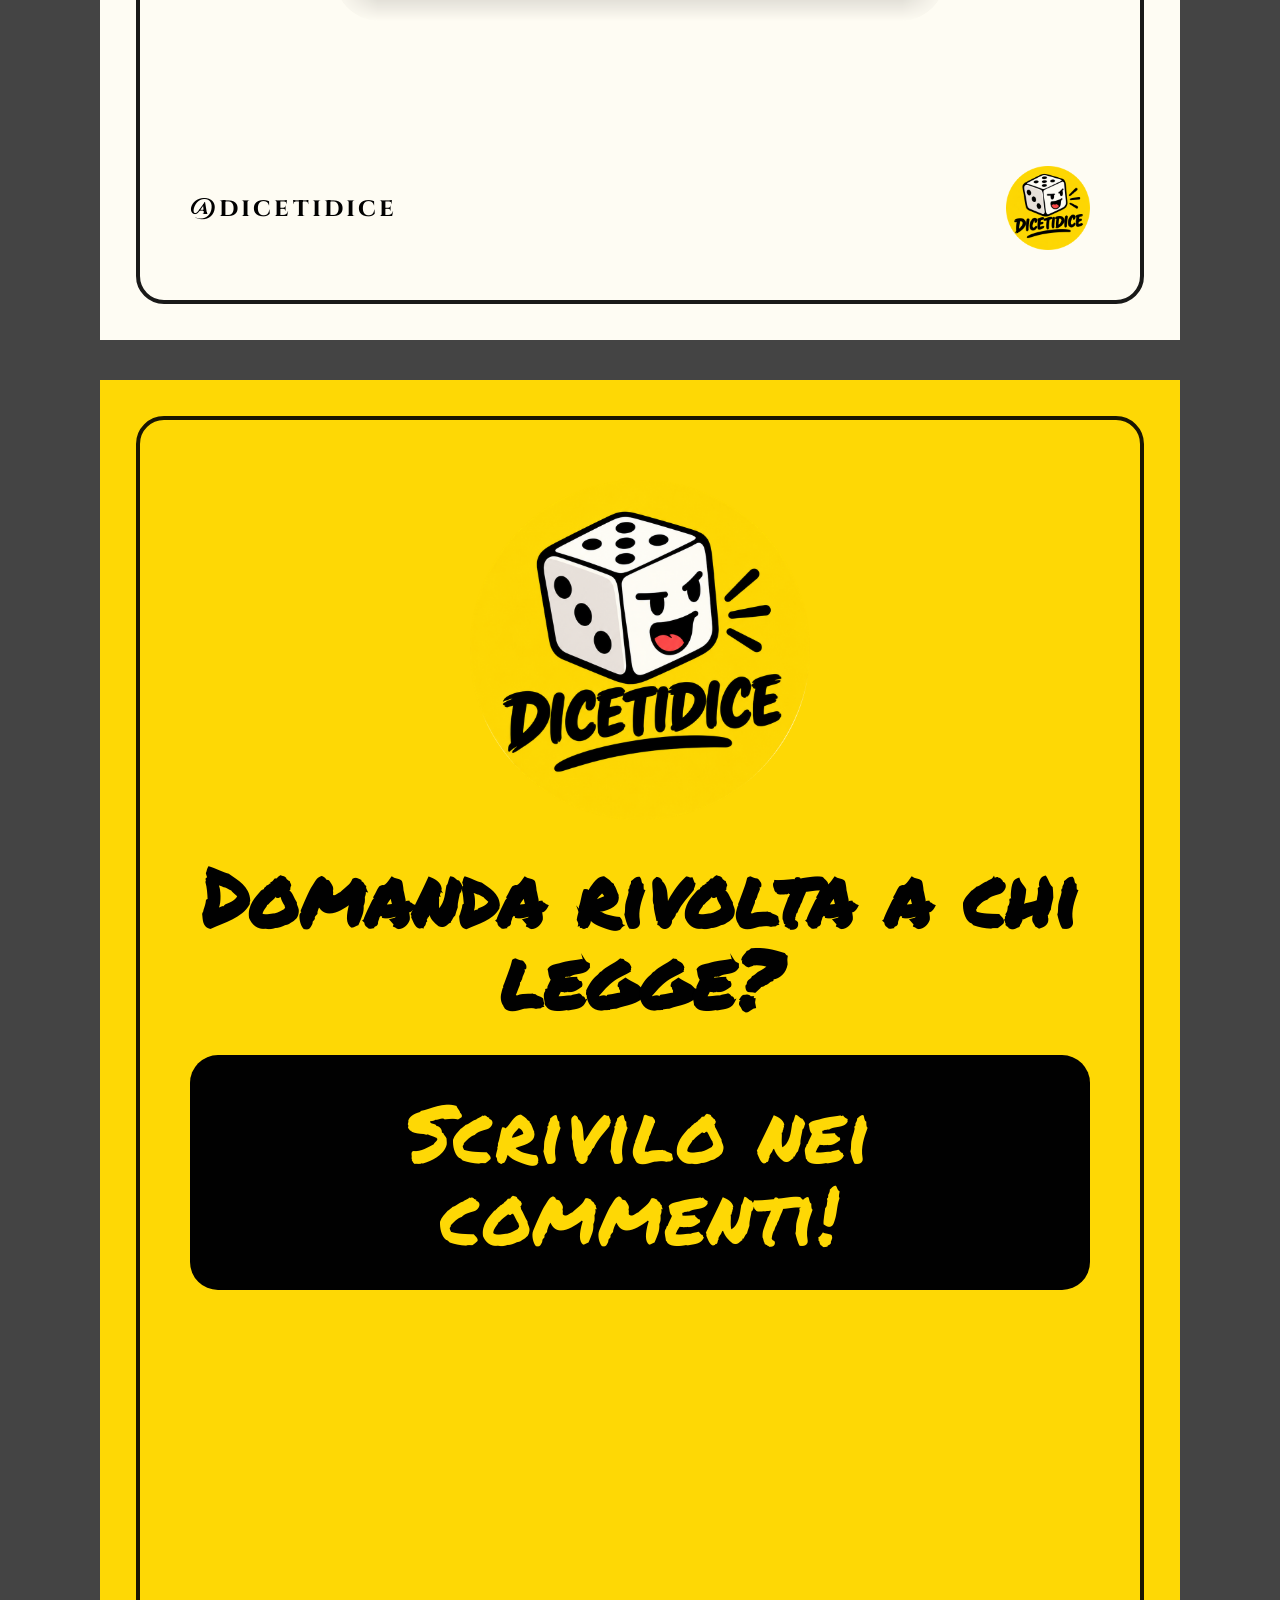
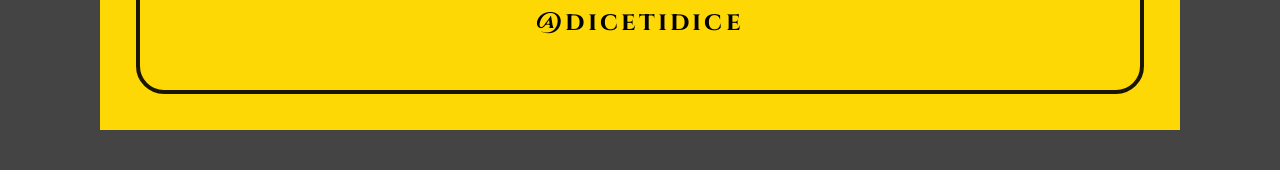
<file: templates/carosello.html>
<!doctype html>
<html lang="it">
<head>
<meta charset="utf-8">
<title>DICETIDICE — Template carosello 4:5</title>
<!--
  TEMPLATE CAROSELLO (7 slide, 1080x1350).
  Sostituisci i testi e le immagini segnaposto (assets/segnaposto-foto.svg),
  poi esporta in PNG: node export.js templates/carosello.html out/
  Struttura: 1 copertina · 2-3 contenuto + foto · 4 domanda/nostalgia · 5 contenuto + foto · 6 chiusura sul risultato · 7 invito ai commenti
-->
<link rel="stylesheet" href="../assets/brand.css">
<style>
  body { margin: 0; background: #444; display: flex; flex-direction: column; gap: 40px; align-items: center; padding: 40px 0; }
</style>
</head>
<body>

<!-- 1. COPERTINA (giallo) -->
<section class="slide giallo">
  <span class="tag" style="align-self:flex-start">Etichetta della serie</span>
  <h1 class="titolo" style="font-size:112px; margin:44px 0 0">Titolo del carosello su due o tre righe</h1>
  <img class="foto" src="../assets/segnaposto-foto.svg" style="height:560px; margin:auto 0 24px">
  <div class="piede"><span>Scorri &rarr;</span><img src="../assets/logo-dicetidice.png" alt=""></div>
</section>

<!-- 2. CONTENUTO + FOTO (scuro) -->
<section class="slide scuro">
  <h2 class="titolo gioco" style="color:var(--giallo)">Titolo del punto</h2>
  <p class="testo">Qui va il testo, con <span class="sottolineatura">una parola evidenziata</span>. Frasi corte, una idea per slide, come se parlassi a un amico al tavolo da gioco.</p>
  <div class="blocco-foto"><img class="foto" src="../assets/segnaposto-foto.svg" style="height:520px"></div>
  <div class="piede"><span>@dicetidice</span><img src="../assets/logo-dicetidice.png" alt=""></div>
</section>

<!-- 3. CONTENUTO + FOTO (bianco) -->
<section class="slide bianco">
  <h2 class="titolo gioco" style="font-size:88px">Titolo del punto</h2>
  <p class="testo" style="font-size:40px"><span class="sottolineatura">Parola chiave</span>: spiegazione di tre o quattro righe che racconta il punto in modo semplice e diretto, senza gergo.</p>
  <div class="blocco-foto" style="display:flex; justify-content:center"><img class="foto" src="../assets/segnaposto-foto.svg" style="width:auto; height:480px; aspect-ratio:4/3"></div>
  <div class="piede"><span>@dicetidice</span><img src="../assets/logo-dicetidice.png" alt=""></div>
</section>

<!-- 4. DOMANDA / NOSTALGIA (giallo, foto verticale) -->
<section class="slide giallo">
  <span class="tag" style="align-self:flex-start">Ricordi?</span>
  <h2 class="titolo" style="font-size:84px; margin:40px 0 0">Una domanda che fa tornare in mente qualcosa?</h2>
  <div class="blocco-foto" style="display:flex; justify-content:center; margin-bottom:24px">
    <img class="foto" src="../assets/segnaposto-foto.svg" style="width:auto; height:580px; aspect-ratio:4/5">
  </div>
  <div class="piede"><span>@dicetidice</span><img src="../assets/logo-dicetidice.png" alt=""></div>
</section>

<!-- 5. CONTENUTO + FOTO (scuro) -->
<section class="slide scuro">
  <h2 class="titolo gioco" style="color:var(--giallo); font-size:92px">Titolo su una o due righe</h2>
  <p class="testo"><span class="sottolineatura">Parola chiave</span>: testo di cinque o sei righe che spiega il punto. Tieni le frasi corte e vai dritto al sodo, la battuta arriva dopo il dato.</p>
  <div class="blocco-foto"><img class="foto" src="../assets/segnaposto-foto.svg" style="height:500px"></div>
  <div class="piede"><span>@dicetidice</span><img src="../assets/logo-dicetidice.png" alt=""></div>
</section>

<!-- 6. CHIUSURA SUL RISULTATO (bianco, oggetto in primo piano) -->
<section class="slide bianco">
  <span class="tag" style="align-self:flex-start">Etichetta</span>
  <h2 class="titolo" style="font-size:68px; margin:40px 0 0">Frase conclusiva su quattro o cinque righe, con il colpo di scena.</h2>
  <div class="blocco-foto" style="margin:20px 0 24px; display:flex; justify-content:center"><img class="foto" src="../assets/segnaposto-foto.svg" style="width:auto; height:610px; aspect-ratio:1/1"></div>
  <div class="piede"><span>@dicetidice</span><img src="../assets/logo-dicetidice.png" alt=""></div>
</section>

<!-- 7. INVITO AI COMMENTI (giallo) -->
<section class="slide giallo">
  <img src="../assets/logo-dicetidice.png" alt="DICETIDICE" style="width:340px; height:340px; align-self:center; margin-top:10px">
  <h2 class="titolo" style="font-size:80px; text-align:center; margin:36px 0 36px">Domanda rivolta a chi legge?</h2>
  <div style="background:var(--nero); border-radius:28px; padding:36px 40px; text-align:center">
    <p class="titolo" style="font-size:80px; margin:0; color:var(--giallo)">Scrivilo nei commenti!</p>
  </div>
  <div class="piede" style="justify-content:center"><span>@dicetidice</span></div>
</section>

</body>
</html>
</file>
<file: assets/brand.css>
/* DICETIDICE — design tokens e componenti condivisi */
/* Font in locale (cartella fonts/, licenza OFL): funzionano anche offline */
@font-face { font-family: 'Permanent Marker'; font-weight: 400; font-style: normal; font-display: swap; src: url('../fonts/PermanentMarker-400.ttf') format('truetype'); }
@font-face { font-family: 'Cinzel'; font-weight: 700; font-style: normal; font-display: swap; src: url('../fonts/Cinzel-700.ttf') format('truetype'); }
@font-face { font-family: 'Cinzel'; font-weight: 900; font-style: normal; font-display: swap; src: url('../fonts/Cinzel-900.ttf') format('truetype'); }
@font-face { font-family: 'Nunito'; font-weight: 400; font-style: normal; font-display: swap; src: url('../fonts/Nunito-400.ttf') format('truetype'); }
@font-face { font-family: 'Nunito'; font-weight: 600; font-style: normal; font-display: swap; src: url('../fonts/Nunito-600.ttf') format('truetype'); }
@font-face { font-family: 'Nunito'; font-weight: 800; font-style: normal; font-display: swap; src: url('../fonts/Nunito-800.ttf') format('truetype'); }

:root {
  --giallo: #FED805;       /* Giallo dado — colore guida (campionato dal logo) */
  --nero: #010101;         /* Nero pennarello */
  --antracite: #1C1B1A;    /* Sfondi scuri */
  --bianco: #FEFCF3;       /* Bianco dado */
  --rosso: #FB4848;        /* Rosso lingua — solo accenti */
  --pergamena: #F1E4BD;    /* Pergamena — sfondi "fantasy" */
  --ombra: #B8B4AE;        /* Grigio ombra del dado */

  --font-titoli: 'Permanent Marker', cursive;
  --font-fantasy: 'Cinzel', serif;
  --font-testo: 'Nunito', sans-serif;
}

/* ---------- Slide 4:5 (1080x1350) ---------- */
.slide, .slide * { box-sizing: border-box; }
.slide {
  position: relative; width: 1080px; height: 1350px; overflow: hidden;
  padding: 90px; display: flex; flex-direction: column;
  font-family: var(--font-testo); color: var(--nero);
}
.slide.giallo { background: var(--giallo); color: var(--nero); }
.slide.scuro  { background: var(--antracite); color: var(--bianco); }
.slide.perg   { background: var(--pergamena); color: var(--antracite); }
.slide.bianco { background: var(--bianco); color: var(--nero); }

/* cornice sottile (richiamo carta da gioco) */
.slide::before {
  content: ''; position: absolute; inset: 36px; border: 4px solid currentColor;
  border-radius: 28px; opacity: .9; pointer-events: none;
}
.slide.noframe::before { display: none; }

.titolo   { font-family: var(--font-titoli); line-height: 1.02; letter-spacing: .01em; }
.fantasy  { font-family: var(--font-fantasy); font-weight: 700; letter-spacing: .04em; }
.corpo    { font-size: 56px; line-height: 1.4; font-weight: 600; }
.sottolineatura {
  display: inline-block; background: linear-gradient(transparent 62%, var(--giallo) 62% 92%, transparent 92%);
}
.scuro .sottolineatura { background: linear-gradient(transparent 62%, rgba(254,216,5,.45) 62% 92%, transparent 92%); }

.tag {
  display: inline-block; font-family: var(--font-fantasy); font-weight: 700; font-size: 28px;
  letter-spacing: .14em; text-transform: uppercase; padding: 10px 22px;
  border: 3px solid currentColor; border-radius: 999px;
}
.piede {
  margin-top: auto; display: flex; align-items: center; justify-content: space-between;
  font-family: var(--font-fantasy); font-weight: 700; font-size: 26px; letter-spacing: .12em;
}
.piede img { width: 84px; height: 84px; }
.numero {
  font-family: var(--font-fantasy); font-weight: 900; font-size: 220px; line-height: .9; color: var(--giallo);
  -webkit-text-stroke: 0;
}
.perg .numero, .bianco .numero { color: var(--nero); }
.pips { display: grid; grid-template-columns: repeat(3, 26px); gap: 12px; }
.pips i { width: 26px; height: 26px; border-radius: 50%; background: currentColor; }
.hl-rosso { color: var(--rosso); }

.centro { margin: auto 0; }

/* ---------- Componenti per caroselli con foto ---------- */
.foto {
  display: block; width: 100%; object-fit: cover; border-radius: 44px;
  /* bordi sfumati e angoli tondi */
  -webkit-mask-image: linear-gradient(to right, transparent, #000 7%, #000 93%, transparent), linear-gradient(to bottom, transparent, #000 9%, #000 91%, transparent);
  -webkit-mask-composite: source-in;
  mask-image: linear-gradient(to right, transparent, #000 7%, #000 93%, transparent), linear-gradient(to bottom, transparent, #000 9%, #000 91%, transparent);
  mask-composite: intersect;
}
.gioco { font-size: 100px; margin: 0 0 30px; }
.testo { font-size: 42px; line-height: 1.38; font-weight: 600; margin: 0 0 34px; }
.blocco-foto { margin-top: auto; margin-bottom: 30px; }
</file>
<file: app/app.css>
/* DICETIDICE Studio — interfaccia (mobile-first). Colori e font da assets/brand.css */
* { box-sizing: border-box; }
html { -webkit-text-size-adjust: 100%; }
body {
  margin: 0; background: var(--bianco); color: var(--nero); font-family: var(--font-testo);
  font-size: 17px; line-height: 1.45; padding-bottom: calc(76px + env(safe-area-inset-bottom));
}
.top {
  display: flex; align-items: center; gap: 14px; background: var(--giallo); border-bottom: 4px solid var(--nero);
  padding: calc(14px + env(safe-area-inset-top)) 16px 14px;
}
.top img { border-radius: 50%; }
.top h1 { font-family: var(--font-titoli); font-weight: 400; font-size: 26px; margin: 0; line-height: 1.05; }
.top p { margin: 2px 0 0; font-size: 13px; font-weight: 600; }

main { max-width: 720px; margin: 0 auto; padding: 16px; }
.tab { display: none; }
.tab.attiva { display: block; }
h2 { font-family: var(--font-titoli); font-weight: 400; font-size: 32px; margin: 8px 0; }
h3 { font-family: var(--font-fantasy); font-size: 16px; letter-spacing: .08em; text-transform: uppercase; margin: 0 0 10px; }
.lead { margin: 0 0 16px; }
.nota { font-size: 14px; opacity: .75; margin: 10px 0 0; }

.etichetta { display: block; font-weight: 800; font-size: 14px; margin: 14px 0 6px; }
input[type=text], textarea, select {
  width: 100%; font: inherit; font-size: 16px; padding: 11px 12px; color: var(--nero); background: #fff;
  border: 3px solid var(--nero); border-radius: 12px; appearance: none; -webkit-appearance: none;
}
select { background-image: linear-gradient(45deg, transparent 50%, var(--nero) 50%), linear-gradient(135deg, var(--nero) 50%, transparent 50%);
  background-position: calc(100% - 20px) 50%, calc(100% - 14px) 50%; background-size: 6px 6px; background-repeat: no-repeat; padding-right: 36px; }
textarea { resize: vertical; }
textarea[readonly] { background: var(--pergamena); font-size: 14px; line-height: 1.4; }

.chips { display: flex; flex-wrap: wrap; gap: 8px; }
.chip {
  font: inherit; font-weight: 800; font-size: 14px; padding: 9px 14px; border: 3px solid var(--nero); border-radius: 999px;
  background: #fff; color: var(--nero); cursor: pointer;
}
.chip[aria-checked=true], .chip.sel { background: var(--giallo); }
.chip.tema { display: inline-flex; align-items: center; gap: 8px; }
.chip.tema i { width: 16px; height: 16px; border-radius: 50%; border: 2px solid var(--nero); display: inline-block; }

.btn {
  font: inherit; font-weight: 800; font-size: 17px; padding: 14px 18px; border: 3px solid var(--nero); border-radius: 14px;
  background: var(--giallo); color: var(--nero); cursor: pointer; width: 100%; margin-top: 10px;
}
.btn.sec { background: #fff; }
.btn.piccolo { width: auto; margin: 0; padding: 8px 12px; font-size: 14px; border-radius: 10px; }
.btn:active { transform: translateY(1px); }
.btn:disabled { opacity: .45; }

.card { border: 3px solid var(--nero); border-radius: 18px; padding: 14px; background: #fff; margin: 14px 0; }
.slide-card .testa { display: flex; align-items: center; justify-content: space-between; gap: 8px; margin-bottom: 8px; }
.slide-card .testa strong { font-family: var(--font-titoli); font-weight: 400; font-size: 22px; }
.slide-card .strumenti { display: flex; gap: 6px; }
.slide-card .descr { font-size: 14px; opacity: .75; margin: 0 0 6px; }
.anteprima { margin-top: 14px; }
.anteprima canvas { width: 100%; height: auto; display: block; border: 3px solid var(--nero); border-radius: 14px; background: #ddd; }
.foto-riga { display: flex; align-items: center; gap: 10px; flex-wrap: wrap; }
.foto-riga .mini { width: 64px; height: 64px; object-fit: cover; border-radius: 10px; border: 3px solid var(--nero); }
.check { display: flex; align-items: center; gap: 10px; font-weight: 600; }
.check input { width: 22px; height: 22px; accent-color: var(--nero); }
.opz { display: flex; flex-direction: column; gap: 8px; margin-top: 10px; }

.azioni-fondo { margin: 22px 0; }
.aggiungi { display: grid; grid-template-columns: 1fr auto; gap: 8px; align-items: center; }
.aggiungi .btn { width: auto; margin: 0; padding: 12px 14px; }
.azioni { display: flex; flex-direction: column; }

.tabs {
  position: fixed; left: 0; right: 0; bottom: 0; display: grid; grid-template-columns: repeat(3, 1fr);
  background: var(--antracite); padding: 8px 8px calc(8px + env(safe-area-inset-bottom)); gap: 8px; z-index: 10;
}
.tabs button {
  font: inherit; font-weight: 800; font-size: 14px; color: var(--bianco); background: transparent; border: 3px solid transparent;
  border-radius: 12px; padding: 12px 4px; cursor: pointer;
}
.tabs button.attiva { background: var(--giallo); color: var(--nero); }

#toast {
  position: fixed; left: 16px; right: 16px; bottom: calc(86px + env(safe-area-inset-bottom)); background: var(--nero); color: var(--giallo);
  font-weight: 800; padding: 12px 16px; border-radius: 14px; text-align: center; opacity: 0; pointer-events: none;
  transition: opacity .2s; z-index: 20; max-width: 560px; margin: 0 auto;
}
#toast.visibile { opacity: 1; }
ul { padding-left: 20px; margin: 6px 0; }

.build { max-width: 720px; margin: 0 auto; padding: 4px 16px 16px; display: flex; align-items: center; gap: 12px; flex-wrap: wrap; font-size: 13px; }
#build-num { font-weight: 800; opacity: .6; letter-spacing: .04em; }
#aggiorna { font: inherit; font-weight: 800; font-size: 13px; background: var(--giallo); color: var(--nero); border: 3px solid var(--nero); border-radius: 10px; padding: 6px 10px; cursor: pointer; }
</file>
